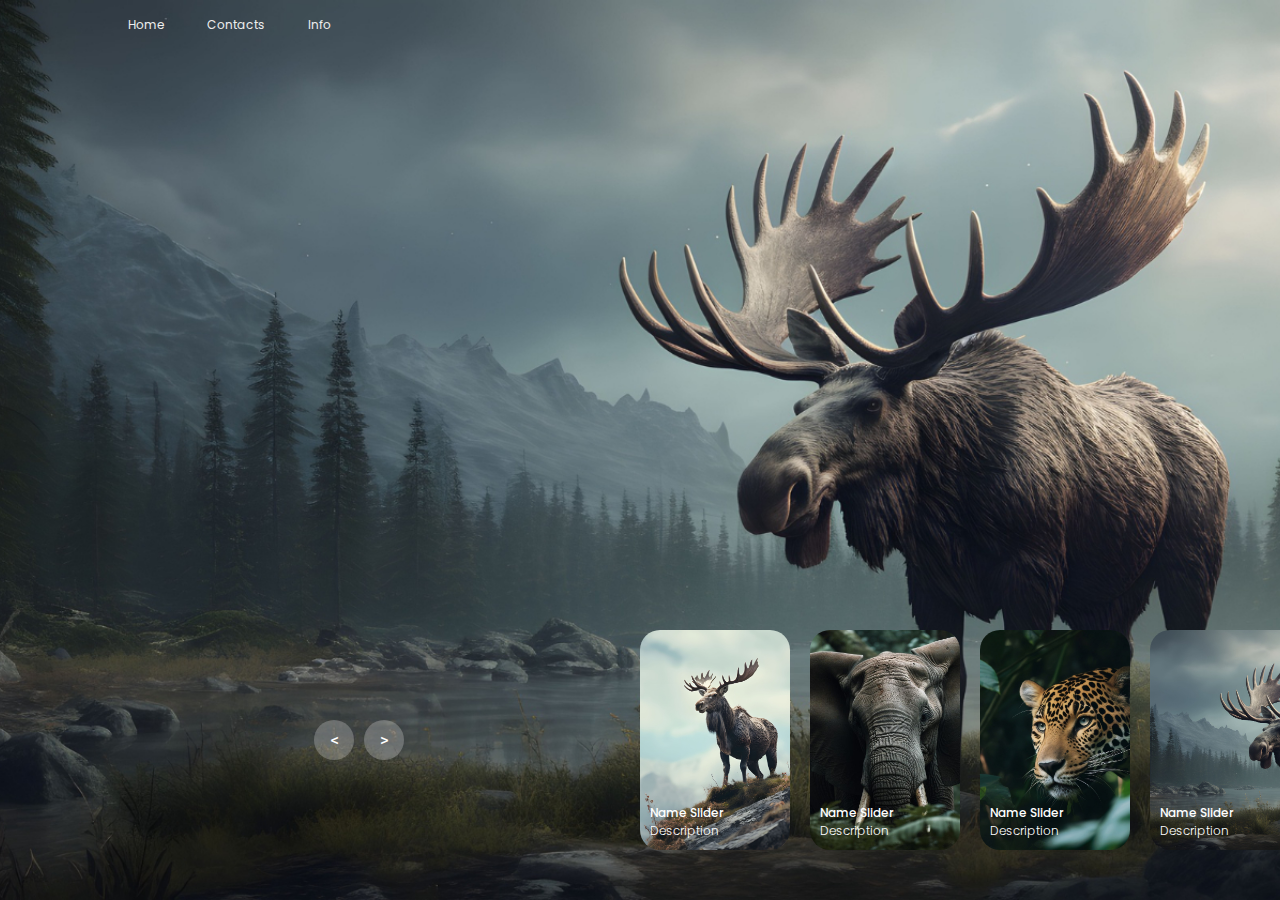
<file: Carousel-Animations/index.html>
<!DOCTYPE html>
<html lang="en">
<head>
    <meta charset="UTF-8">
    <meta name="viewport" content="width=device-width, initial-scale=1.0">
    <title>Document</title>
    <link rel="stylesheet" href="style.css">
</head>
<body>
    <header>
        <nav>
            <a href="">Home</a>
            <a href="">Contacts</a>
            <a href="">Info</a>
        </nav>
    </header>

    <!-- carousel -->
    <div class="carousel">
        <!-- list item -->
        <div class="list">
            <div class="item">
                <img src="image/img1.jpg">
                <div class="content">
                    <div class="author">LUNDEV</div>
                    <div class="title">DESIGN SLIDER</div>
                    <div class="topic">ANIMAL</div>
                    <div class="des">
                        <!-- lorem 50 -->
                        Lorem ipsum dolor, sit amet consectetur adipisicing elit. Ut sequi, rem magnam nesciunt minima placeat, itaque eum neque officiis unde, eaque optio ratione aliquid assumenda facere ab et quasi ducimus aut doloribus non numquam. Explicabo, laboriosam nisi reprehenderit tempora at laborum natus unde. Ut, exercitationem eum aperiam illo illum laudantium?
                    </div>
                    <div class="buttons">
                        <button>SEE MORE</button>
                        <button>SUBSCRIBE</button>
                    </div>
                </div>
            </div>
            <div class="item">
                <img src="image/img2.jpg">
                <div class="content">
                    <div class="author">LUNDEV</div>
                    <div class="title">DESIGN SLIDER</div>
                    <div class="topic">ANIMAL</div>
                    <div class="des">
                        Lorem ipsum dolor, sit amet consectetur adipisicing elit. Ut sequi, rem magnam nesciunt minima placeat, itaque eum neque officiis unde, eaque optio ratione aliquid assumenda facere ab et quasi ducimus aut doloribus non numquam. Explicabo, laboriosam nisi reprehenderit tempora at laborum natus unde. Ut, exercitationem eum aperiam illo illum laudantium?
                    </div>
                    <div class="buttons">
                        <button>SEE MORE</button>
                        <button>SUBSCRIBE</button>
                    </div>
                </div>
            </div>
            <div class="item">
                <img src="image/img3.jpg">
                <div class="content">
                    <div class="author">LUNDEV</div>
                    <div class="title">DESIGN SLIDER</div>
                    <div class="topic">ANIMAL</div>
                    <div class="des">
                        Lorem ipsum dolor, sit amet consectetur adipisicing elit. Ut sequi, rem magnam nesciunt minima placeat, itaque eum neque officiis unde, eaque optio ratione aliquid assumenda facere ab et quasi ducimus aut doloribus non numquam. Explicabo, laboriosam nisi reprehenderit tempora at laborum natus unde. Ut, exercitationem eum aperiam illo illum laudantium?
                    </div>
                    <div class="buttons">
                        <button>SEE MORE</button>
                        <button>SUBSCRIBE</button>
                    </div>
                </div>
            </div>
            <div class="item">
                <img src="image/img4.jpg">
                <div class="content">
                    <div class="author">LUNDEV</div>
                    <div class="title">DESIGN SLIDER</div>
                    <div class="topic">ANIMAL</div>
                    <div class="des">
                        Lorem ipsum dolor, sit amet consectetur adipisicing elit. Ut sequi, rem magnam nesciunt minima placeat, itaque eum neque officiis unde, eaque optio ratione aliquid assumenda facere ab et quasi ducimus aut doloribus non numquam. Explicabo, laboriosam nisi reprehenderit tempora at laborum natus unde. Ut, exercitationem eum aperiam illo illum laudantium?
                    </div>
                    <div class="buttons">
                        <button>SEE MORE</button>
                        <button>SUBSCRIBE</button>
                    </div>
                </div>
            </div>
        </div>
        <!-- list thumnail -->
        <div class="thumbnail">
            <div class="item">
                <img src="image/img1.jpg">
                <div class="content">
                    <div class="title">
                        Name Slider
                    </div>
                    <div class="description">
                        Description
                    </div>
                </div>
            </div>
            <div class="item">
                <img src="image/img2.jpg">
                <div class="content">
                    <div class="title">
                        Name Slider
                    </div>
                    <div class="description">
                        Description
                    </div>
                </div>
            </div>
            <div class="item">
                <img src="image/img3.jpg">
                <div class="content">
                    <div class="title">
                        Name Slider
                    </div>
                    <div class="description">
                        Description
                    </div>
                </div>
            </div>
            <div class="item">
                <img src="image/img4.jpg">
                <div class="content">
                    <div class="title">
                        Name Slider
                    </div>
                    <div class="description">
                        Description
                    </div>
                </div>
            </div>
        </div>
        <!-- next prev -->

        <div class="arrows">
            <button id="prev"><</button>
            <button id="next">></button>
        </div>
        <!-- time running -->
        <div class="time"></div>
    </div>

    <script src="app.js"></script>
</body>
</html>
</file>
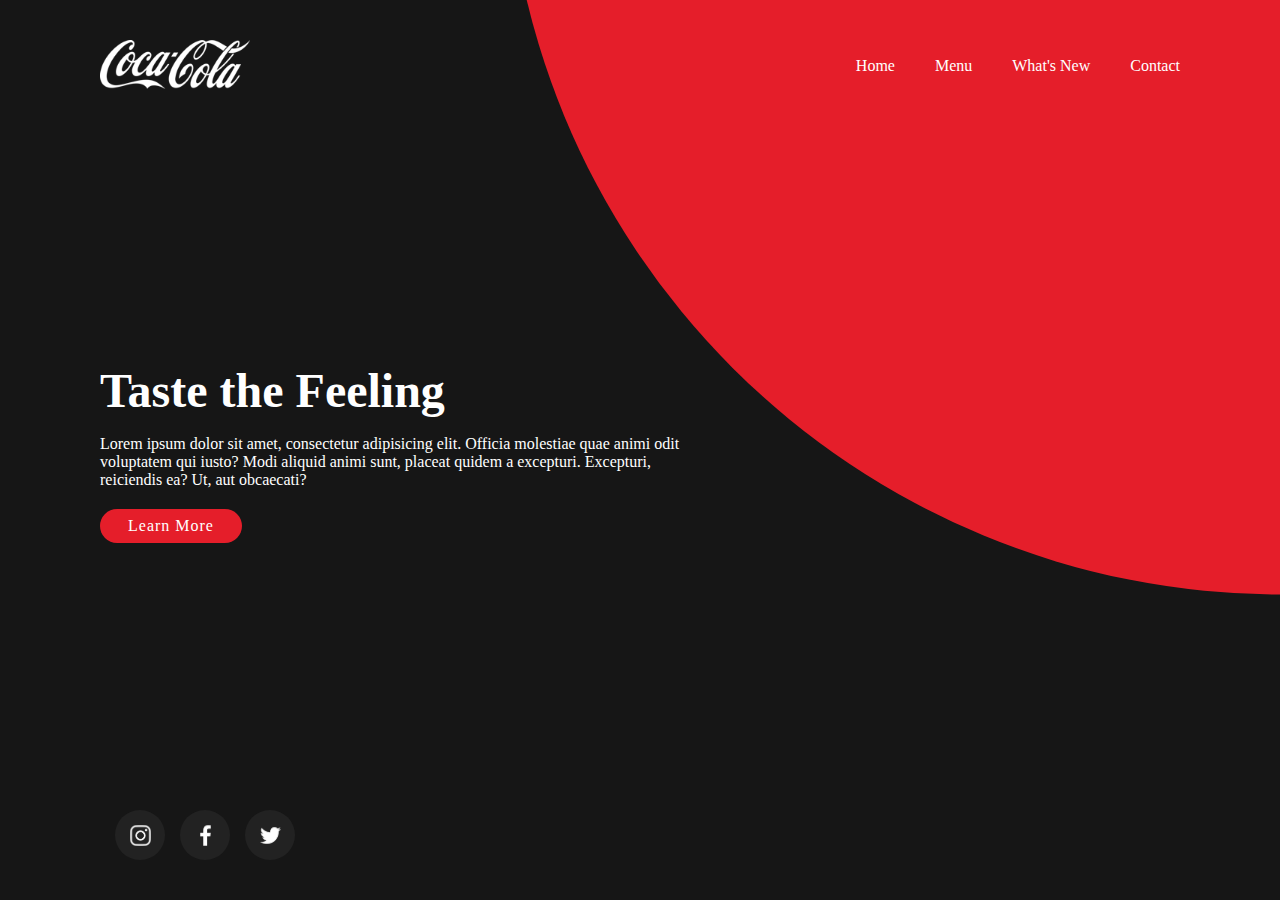
<file: Cocacola/index.html>
<!DOCTYPE html>
<html lang="en">
  <head>
    <meta charset="UTF-8" />
    <meta http-equiv="X-UA-Compatible" content="IE=edge" />
    <meta name="viewport" content="width=device-width, initial-scale=1.0" />
    <link
      rel="stylesheet"
      href="https://cdn.jsdelivr.net/npm/swiper@11/swiper-bundle.min.css"
    />
    <script src="https://cdn.jsdelivr.net/npm/swiper@11/swiper-bundle.min.js"></script>
    <link
      rel="stylesheet"
      href="https://cdn.jsdelivr.net/npm/swiper@11/swiper-bundle.min.css"
    />
    <link rel="stylesheet" href="style.css" />
    <title>cocacola</title>
  </head>

  <body>
    <section>
      <div class="circle"></div>
      <header>
        <a href="#"><img src="images/logo.png" class="logo" /></a>
        <ul class="navigation">
          <li><a href="#">Home</a></li>
          <li><a href="#">Menu</a></li>
          <li><a href="#">What's New</a></li>
          <li><a href="#">Contact</a></li>
        </ul>
      </header>
      <div class="content">
        <div class="textBox">
          <h2>Taste the Feeling</h2>
          <p>
            Lorem ipsum dolor sit amet, consectetur adipisicing elit. Officia
            molestiae quae animi odit voluptatem qui iusto? Modi aliquid animi
            sunt, placeat quidem a excepturi. Excepturi, reiciendis ea? Ut, aut
            obcaecati?
          </p>
          <a href="#">Learn More</a>
        </div>
      </div>
      <ul class="sci">
        <li>
          <a href="#"><img src="images/instagram.png" alt="" /></a>
        </li>
        <li>
          <a href="#"><img src="images/facebook.png" alt="" /></a>
        </li>
        <li>
          <a href="#"><img src="images/twitter.png" alt="" /></a>
        </li>
      </ul>
      <!-- <div class="swiper mySwiper">
        <div class="swiper-wrapper">
          <div class="swiper-slide">
            <img src="https://swiperjs.com/demos/images/nature-1.jpg" />
          </div>
          <div class="swiper-slide">
            <img src="https://swiperjs.com/demos/images/nature-2.jpg" />
          </div>
          <div class="swiper-slide">
            <img src="https://swiperjs.com/demos/images/nature-3.jpg" />
          </div>
          <div class="swiper-slide">
            <img src="https://swiperjs.com/demos/images/nature-4.jpg" />
          </div>
          <div class="swiper-slide">
            <img src="https://swiperjs.com/demos/images/nature-5.jpg" />
          </div>
          <div class="swiper-slide">
            <img src="https://swiperjs.com/demos/images/nature-6.jpg" />
          </div>
          <div class="swiper-slide">
            <img src="https://swiperjs.com/demos/images/nature-7.jpg" />
          </div>
          <div class="swiper-slide">
            <img src="https://swiperjs.com/demos/images/nature-8.jpg" />
          </div>
          <div class="swiper-slide">
            <img src="https://swiperjs.com/demos/images/nature-9.jpg" />
          </div>
        </div>
        <div class="swiper-pagination"></div>
      </div> -->
    </section>
    <script src="https://cdn.jsdelivr.net/npm/swiper@11/swiper-bundle.min.js"></script>

    <!-- Initialize Swiper -->
    <script>
      var swiper = new Swiper(".mySwiper", {
        effect: "coverflow",
        grabCursor: true,
        centeredSlides: true,
        slidesPerView: "auto",
        coverflowEffect: {
          rotate: 50,
          stretch: 0,
          depth: 100,
          modifier: 1,
          slideShadows: true,
        },
        pagination: {
          el: ".swiper-pagination",
        },
      });
    </script>
  </body>
</html>
</file>
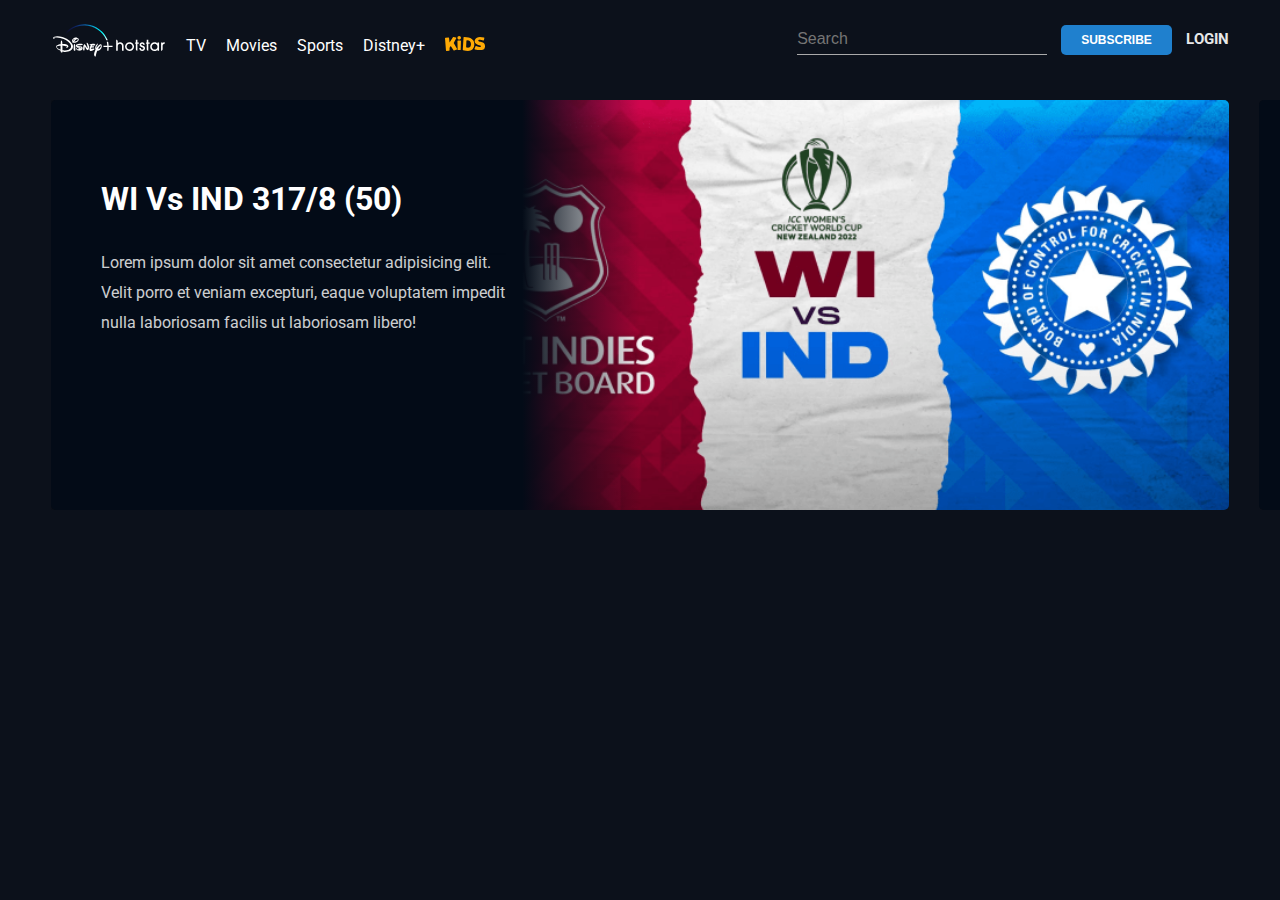
<file: Disney+ Hotstar-website-Clone/index.html>
<!DOCTYPE html>
<html lang="en">

<head>
    <meta charset="UTF-8">
    <meta http-equiv="X-UA-Compatible" content="IE=edge">
    <meta name="viewport" content="width=device-width, initial-scale=1.0">
    <title>Disney+ Hotstar</title>

    <!---sample or main css file---->
    <link rel="stylesheet" href="style.css">

    <!-----favi icon or icon show link-->
    <link rel="icon" type="image/png" href="images/logo.png">

</head>

<body>


    <nav class="navbar">
        <img src="images/images/disney-hotstar-logo-dark.svg" alt="" class="brand-logo">
        <ul class="nav-links">
            <li class="nav-items"><a href="#">TV</a></li>
            <li class="nav-items"><a href="#">Movies</a></li>
            <li class="nav-items"><a href="#">Sports</a></li>
            <li class="nav-items"><a href="#">Distney+</a></li>
            <li class="nav-items"><a href="#"><img src="images/images/kids.svg" alt="" class="kids-icon"></a></li>
        </ul>
        <div class="right-container">
            <input type="text" placeholder="search" class="search-box">
            <button class="sub-btn">Subscribe</button>
            <a href="#" class="login-link">login</a>
        </div>
    </nav>
    <!-- nav bar end -->

    <!-- carousel section start -->
    <div class="carousel-container">
        <div class="carousel">
            <!-- <div class="slider">
                <div class="slider-content">
                    <h1 class="movie-title">Rudra: The Edge of Darkness</h1>
                    <p class="movie-desc">Lorem ipsum dolor sit amet consectetur adipisicing elit. Dicta similique
                        praesentium dolores quas magnam obcaecati at error repellendus libero iure? Nesciunt sapiente
                        consequatur quisquam at id obcaecati hic in ipsa.</p>
                </div>
                <img src="images/images/slider 1.PNG" alt="slider">
            </div> -->
        </div>
    </div>
    <!---- js file-->
    <script src="slider-data.js"></script>
    <script src="app.js"></script>

</body>
</file>
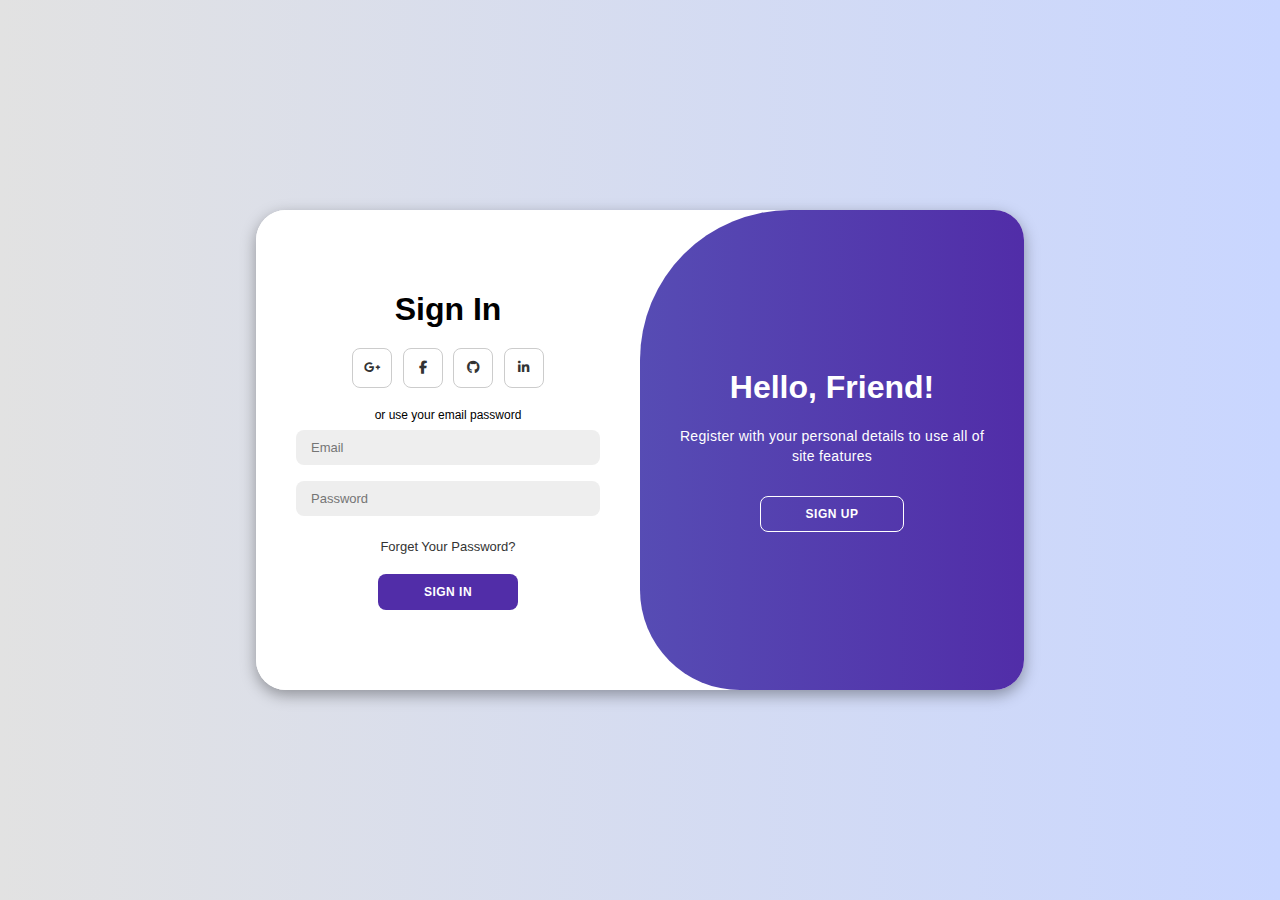
<file: Modern-Login-Signup/index.html>
<!DOCTYPE html>
<html lang="en">

<head>
    <meta charset="UTF-8" />
    <meta name="viewport" content="width=device-width, initial-scale=1.0" />
    <link rel="stylesheet" href="https://cdnjs.cloudflare.com/ajax/libs/font-awesome/6.4.2/css/all.min.css" />
    <link rel="stylesheet" href="Styles.css" />
    <title>Modern Login Page</title>
</head>

<body>
    <div class="container" id="container">
        <div class="form-container sign-up">
            <form>
                <h1>Create Account</h1>
                <div class="social-icons">
                    <a href="#" class="icon"><i class="fa-brands fa-google-plus-g"></i></a>
                    <a href="#" class="icon"><i class="fa-brands fa-facebook-f"></i></a>
                    <a href="#" class="icon"><i class="fa-brands fa-github"></i></a>
                    <a href="#" class="icon"><i class="fa-brands fa-linkedin-in"></i></a>
                </div>
                <span>or use your email for registration</span>
                <input type="text" placeholder="Name" />
                <input type="email" placeholder="Email" />
                <input type="password" placeholder="Password" />
                <button>Sign Up</button>
            </form>
        </div>
        <div class="form-container sign-in">
            <form>
                <h1>Sign In</h1>
                <div class="social-icons">
                    <a href="#" class="icon"><i class="fa-brands fa-google-plus-g"></i></a>
                    <a href="#" class="icon"><i class="fa-brands fa-facebook-f"></i></a>
                    <a href="#" class="icon"><i class="fa-brands fa-github"></i></a>
                    <a href="#" class="icon"><i class="fa-brands fa-linkedin-in"></i></a>
                </div>
                <span>or use your email password</span>
                <input type="email" placeholder="Email" />
                <input type="password" placeholder="Password" />
                <a href="#">Forget Your Password?</a>
                <button>Sign In</button>
            </form>
        </div>
        <div class="toggle-container">
            <div class="toggle">
                <div class="toggle-panel toggle-left">
                    <h1>Welcome Back!</h1>
                    <p>Enter your personal details to use all of site features</p>
                    <button class="hidden" id="login">Sign In</button>
                </div>
                <div class="toggle-panel toggle-right">
                    <h1>Hello, Friend!</h1>
                    <p>
                        Register with your personal details to use all of site features
                    </p>
                    <button class="hidden" id="register">Sign Up</button>
                </div>
            </div>
        </div>
    </div>

    <!-- Javascript -->
    <script src="Script.js"></script>
</body>

</html>
</file>
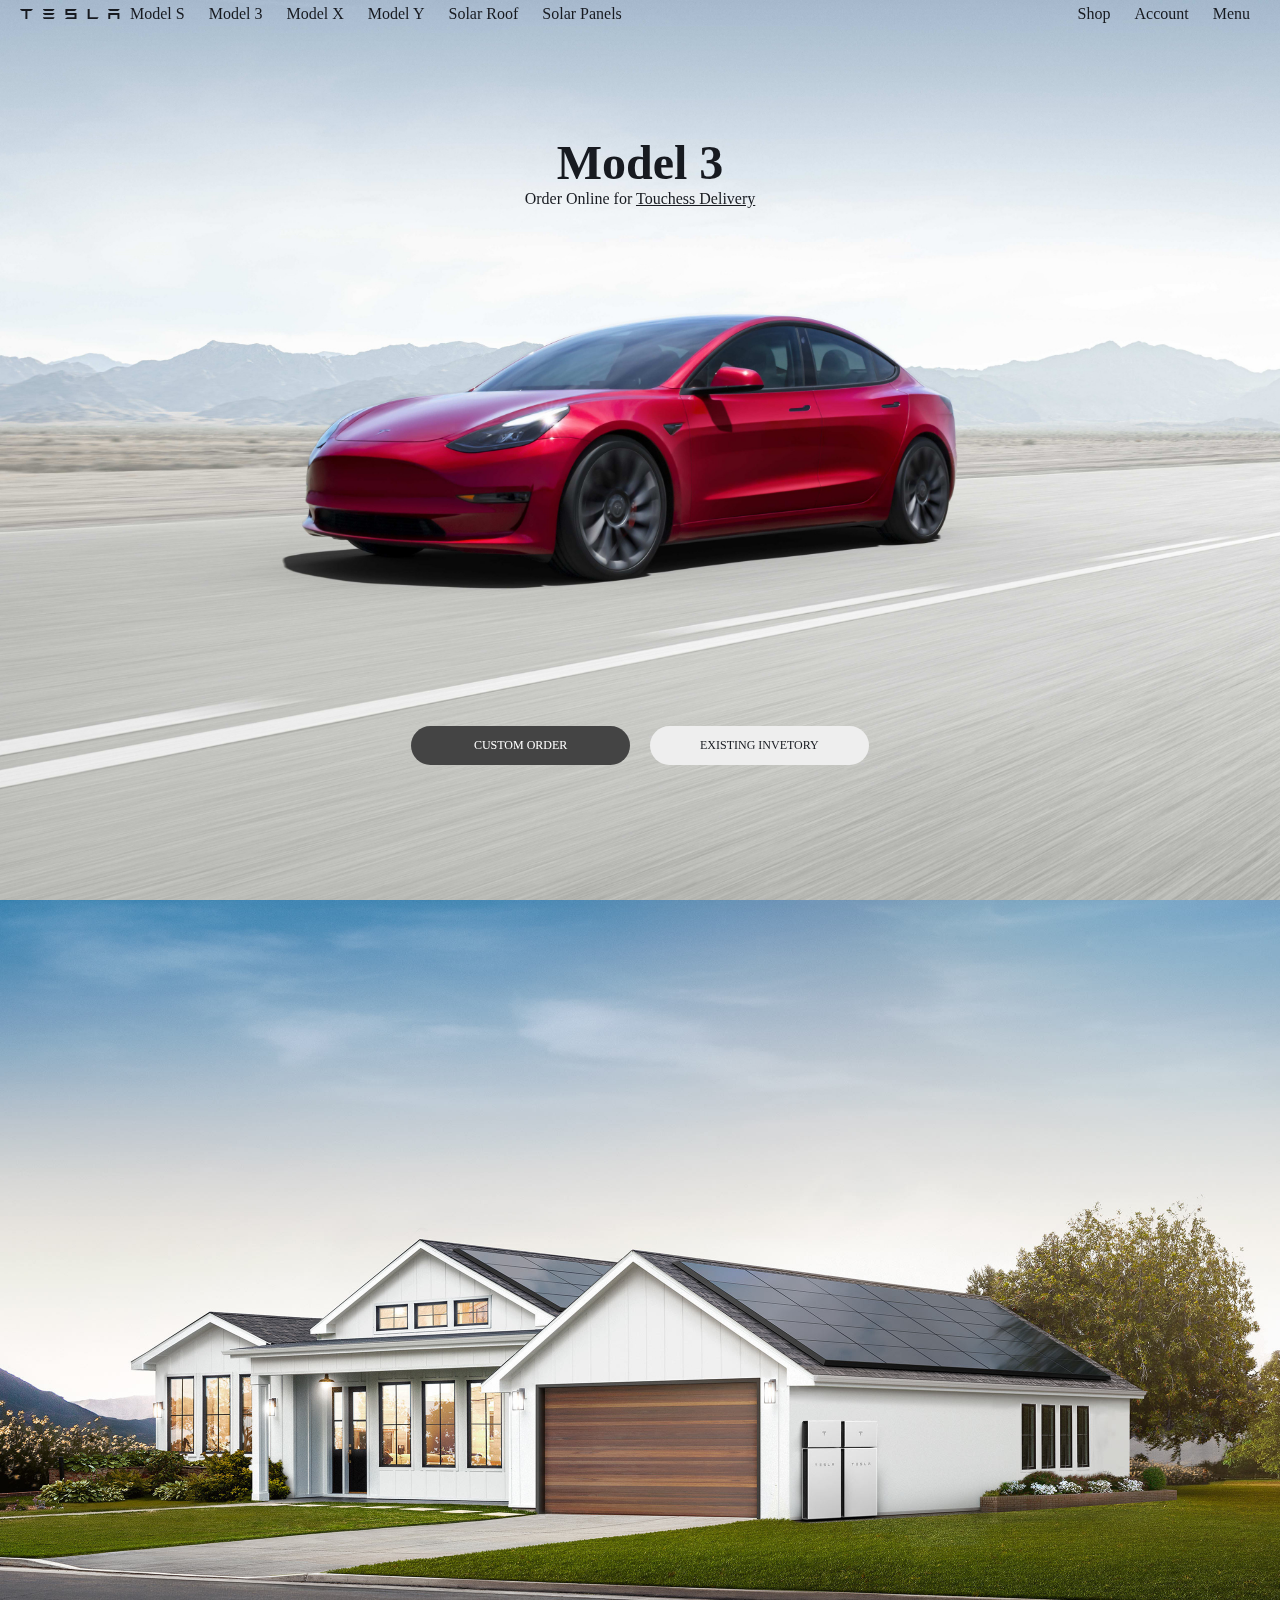
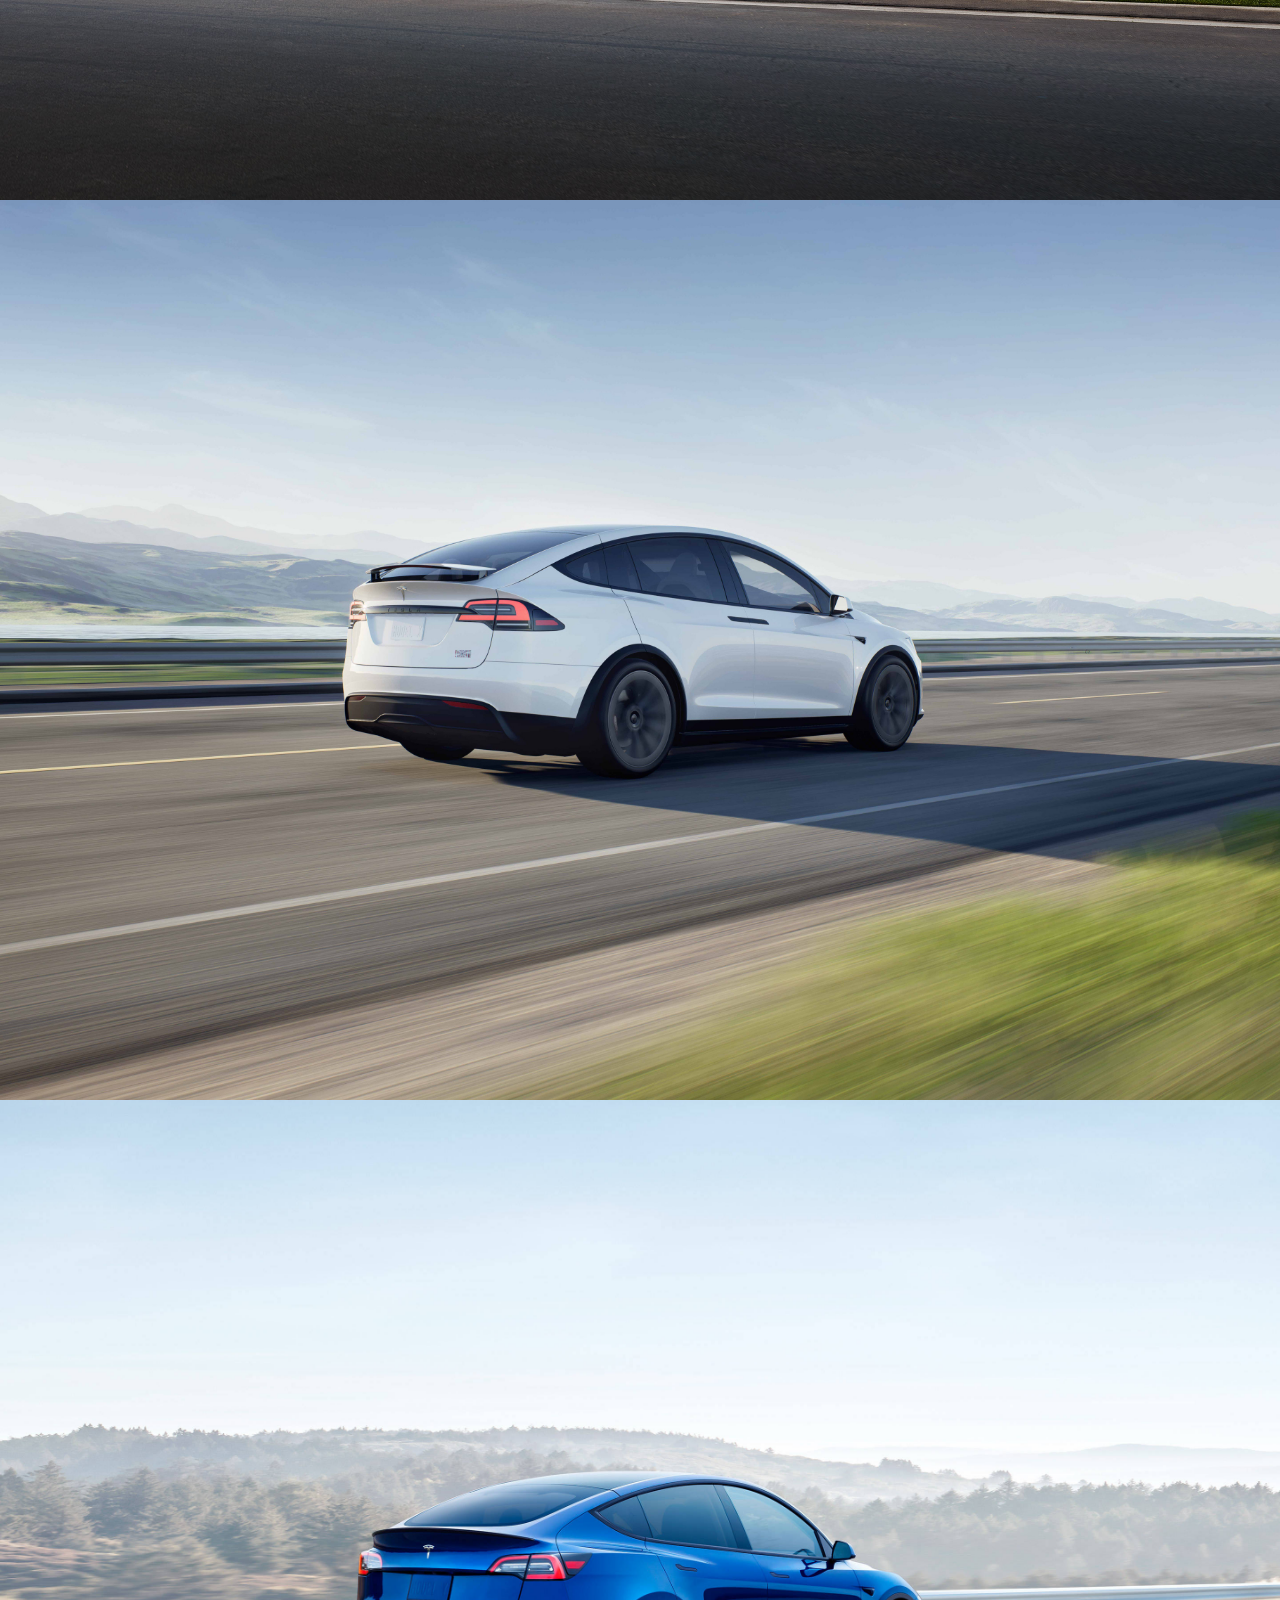
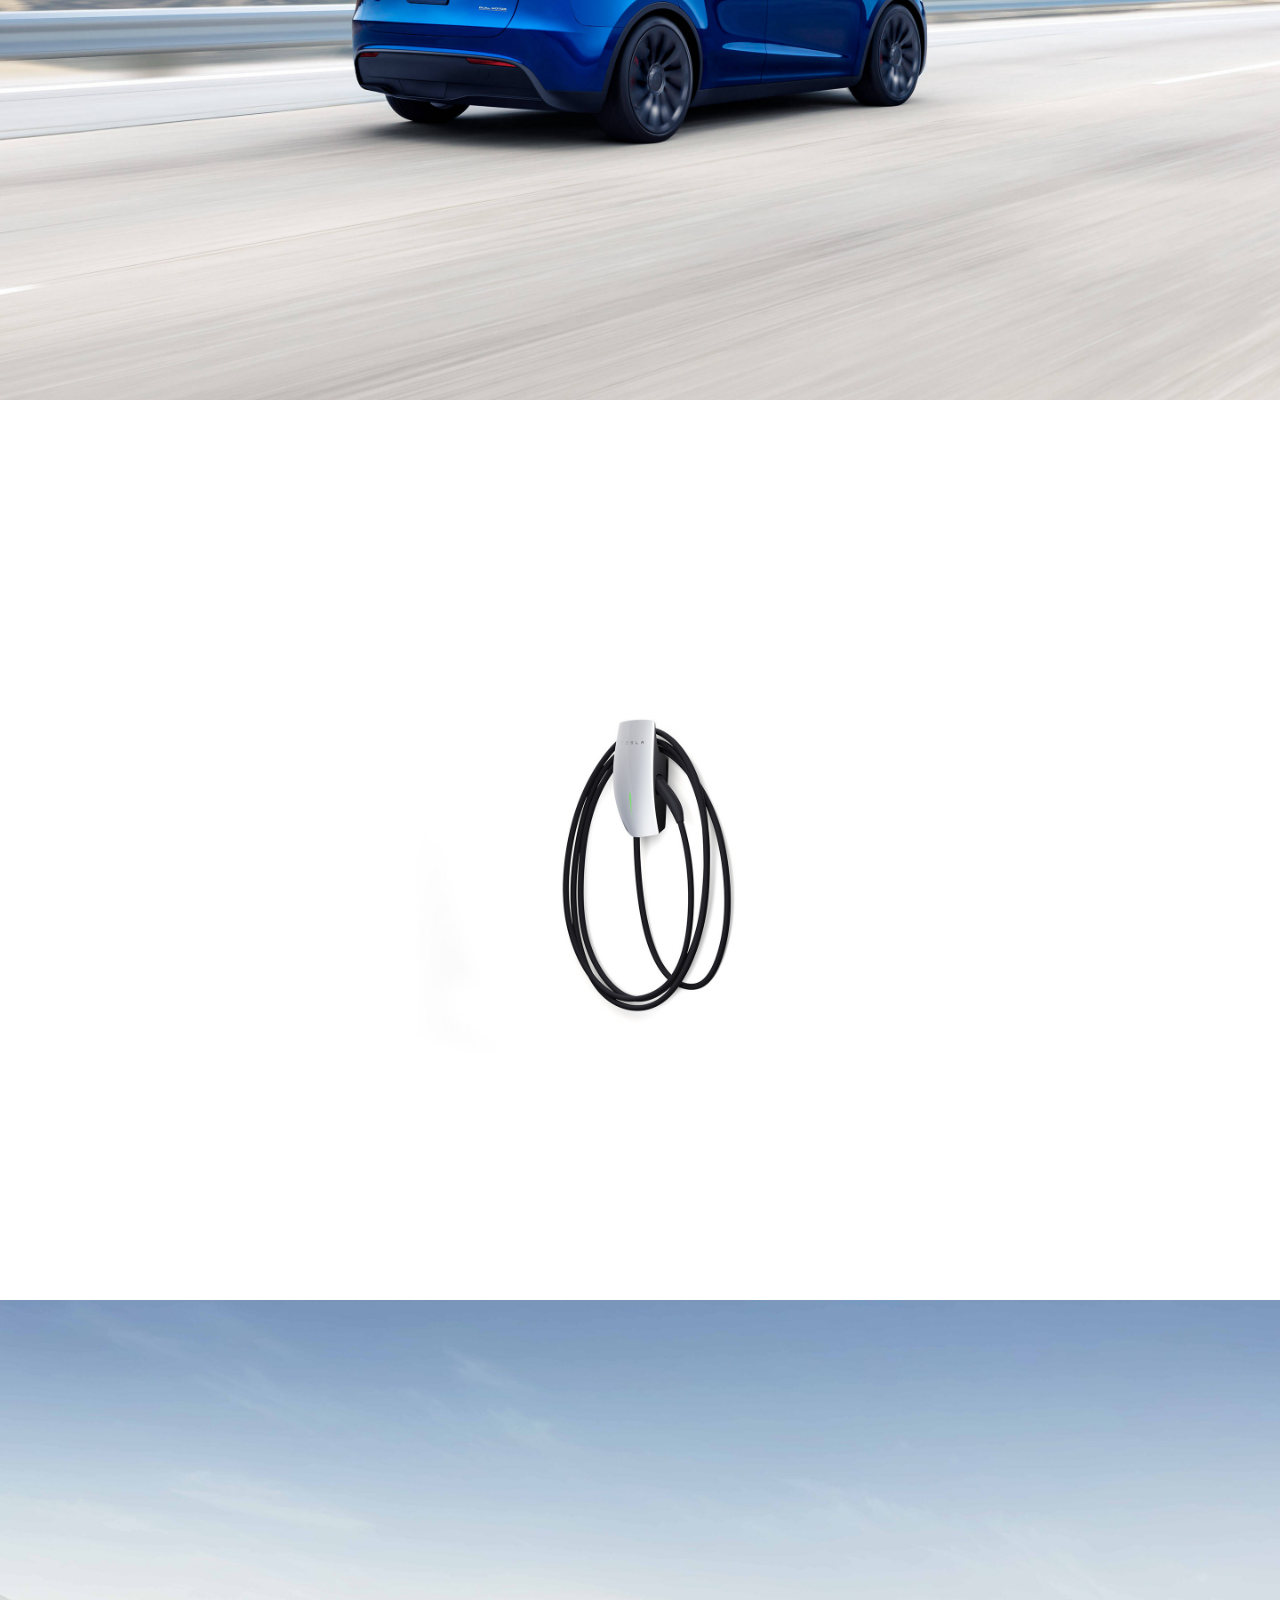
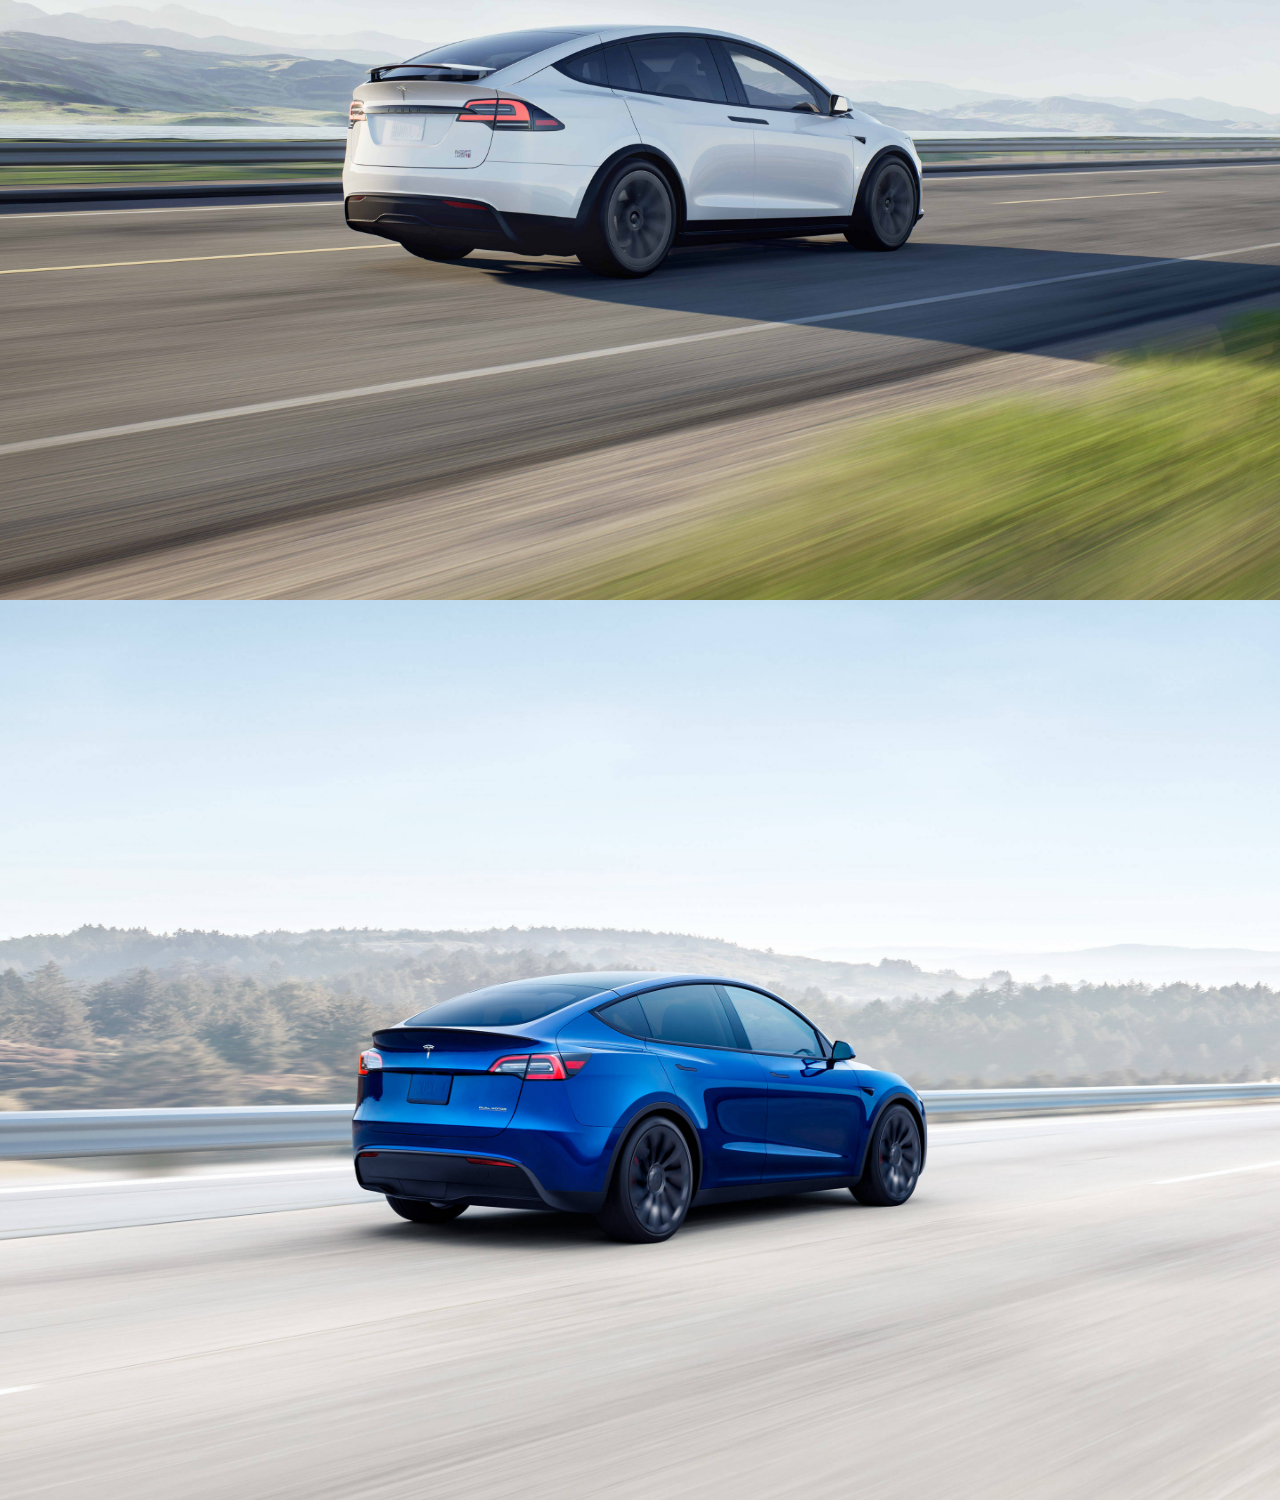
<file: Tesla-Website/index.html>
<!DOCTYPE html>
<html lang="en">

<head>
    <meta charset="UTF-8">
    <meta http-equiv="X-UA-Compatible" content="IE=edge">
    <meta name="viewport" content="width=device-width, initial-scale=1.0">
    <Link rel="stylesheet" href="style.css">
    <title>Electric Cars, Solar & Clean Energy | Tesla</title>
</head>

<body>
    <header>
        <a href="" class="logo">
            <svg class="tds-icon tds-icon-logo-wordmark tds-site-logo-icon" viewBox="0 0 342 35"
                xmlns="http://www.w3.org/2000/svg">
                <path
                    d="M0 .1a9.7 9.7 0 007 7h11l.5.1v27.6h6.8V7.3L26 7h11a9.8 9.8 0 007-7H0zm238.6 0h-6.8v34.8H263a9.7 9.7 0 006-6.8h-30.3V0zm-52.3 6.8c3.6-1 6.6-3.8 7.4-6.9l-38.1.1v20.6h31.1v7.2h-24.4a13.6 13.6 0 00-8.7 7h39.9v-21h-31.2v-7h24zm116.2 28h6.7v-14h24.6v14h6.7v-21h-38zM85.3 7h26a9.6 9.6 0 007.1-7H78.3a9.6 9.6 0 007 7zm0 13.8h26a9.6 9.6 0 007.1-7H78.3a9.6 9.6 0 007 7zm0 14.1h26a9.6 9.6 0 007.1-7H78.3a9.6 9.6 0 007 7zM308.5 7h26a9.6 9.6 0 007-7h-40a9.6 9.6 0 007 7z"
                    fill="currentColor"></path>
            </svg>
        </a>
        <nav class="center-desktop">
            <a href="">Model S</a>
            <a href="">Model 3</a>
            <a href="">Model X</a>
            <a href="">Model Y</a>
            <a href="">Solar Roof</a>
            <a href="">Solar Panels</a>
        </nav>
        <nav class="right">
            <a href="" class="desktop">Shop</a>
            <a href="" class="desktop">Account</a>
            <a href="" id="menuBtn">Menu</a>
        </nav>
    </header>
    <div id="backdrop"></div>
    <aside id="aside-menu">
        <button class="close" id="closeBtn">&times;</button>
        <a href="">Model S</a>
        <a href="">Model S</a>
        <a href="">Model S</a>
        <a href="">Model S</a>
        <a href="">Model S</a>
        <a href="">Model S</a>
        <a href="">Model S</a>
        <a href="">Model S</a>
        <a href="">Model S</a>
        <a href="">Model S</a>
        <a href="">Model S</a>
        <a href="">Model S</a>
        <a href="">Model S</a>
        <a href="">Model S</a>
        <a href="">Model S</a>
        <a href="">Model S</a>
        <a href="">Model S</a>
        <a href="">Model S</a>
        <a href="">Model S</a>

    </aside>
    <section style="background-image: url('Images/tesla-2.jpeg')" class="active">
        <div class="content">
            <h1>Model 3</h1>
            <p>Order Online for <a href="">Touchess Delivery</a></p>
            <div class="buttons">
                <a href="">Custom order</a>
                <a href="">existing invetory</a>
            </div>
        </div>
    </section>
    <section style="background-image: url('Images/tesla-1.jpeg')">
        <div class="content">
            <h1>Model 3</h1>
            <p>Order Online for <a href="">Touchess Delivery</a></p>
            <div class="buttons">
                <a href="">Custom order</a>
                <a href="">existing invetory</a>
            </div>
        </div>
    </section>
    <section style="background-image: url('Images/tesla-3.jpeg')">
        <div class="content">
            <h1>Model 3</h1>
            <p>Order Online for <a href="">Touchess Delivery</a></p>
            <div class="buttons">
                <a href="">Custom order</a>
                <a href="">existing invetory</a>
            </div>
        </div>
    </section>
    <section style="background-image: url('Images/tesla-4.jpeg')">
        <div class="content">
            <h1>Model 3</h1>
            <p>Order Online for <a href="">Touchess Delivery</a></p>
            <div class="buttons">
                <a href="">Custom order</a>
                <a href="">existing invetory</a>
            </div>
        </div>
    </section>
    <section style="background-image: url('Images/tesla-5.jpeg')">
        <div class="content">
            <h1>Model 3</h1>
            <p>Order Online for <a href="">Touchess Delivery</a></p>
            <div class="buttons">
                <a href="">Custom order</a>
                <a href="">existing invetory</a>
            </div>
        </div>
    </section>
    <section style="background-image: url('Images/tesla-3.jpeg')">
        <div class="content">
            <h1>Model 3</h1>
            <p>Order Online for <a href="">Touchess Delivery</a></p>
            <div class="buttons">
                <a href="">Custom order</a>
                <a href="">existing invetory</a>
            </div>
        </div>
    </section>
    <section style="background-image: url('Images/tesla-4.jpeg')">
        <div class="content">
            <h1>Model 3</h1>
            <p>Order Online for <a href="">Touchess Delivery</a></p>
            <div class="buttons">
                <a href="">Custom order</a>
                <a href="">existing invetory</a>
            </div>
        </div>
    </section>
    <script src="nav.js">
    </script>
    <script src="scroll.js">
    </script>
</body>

</html>
</file>
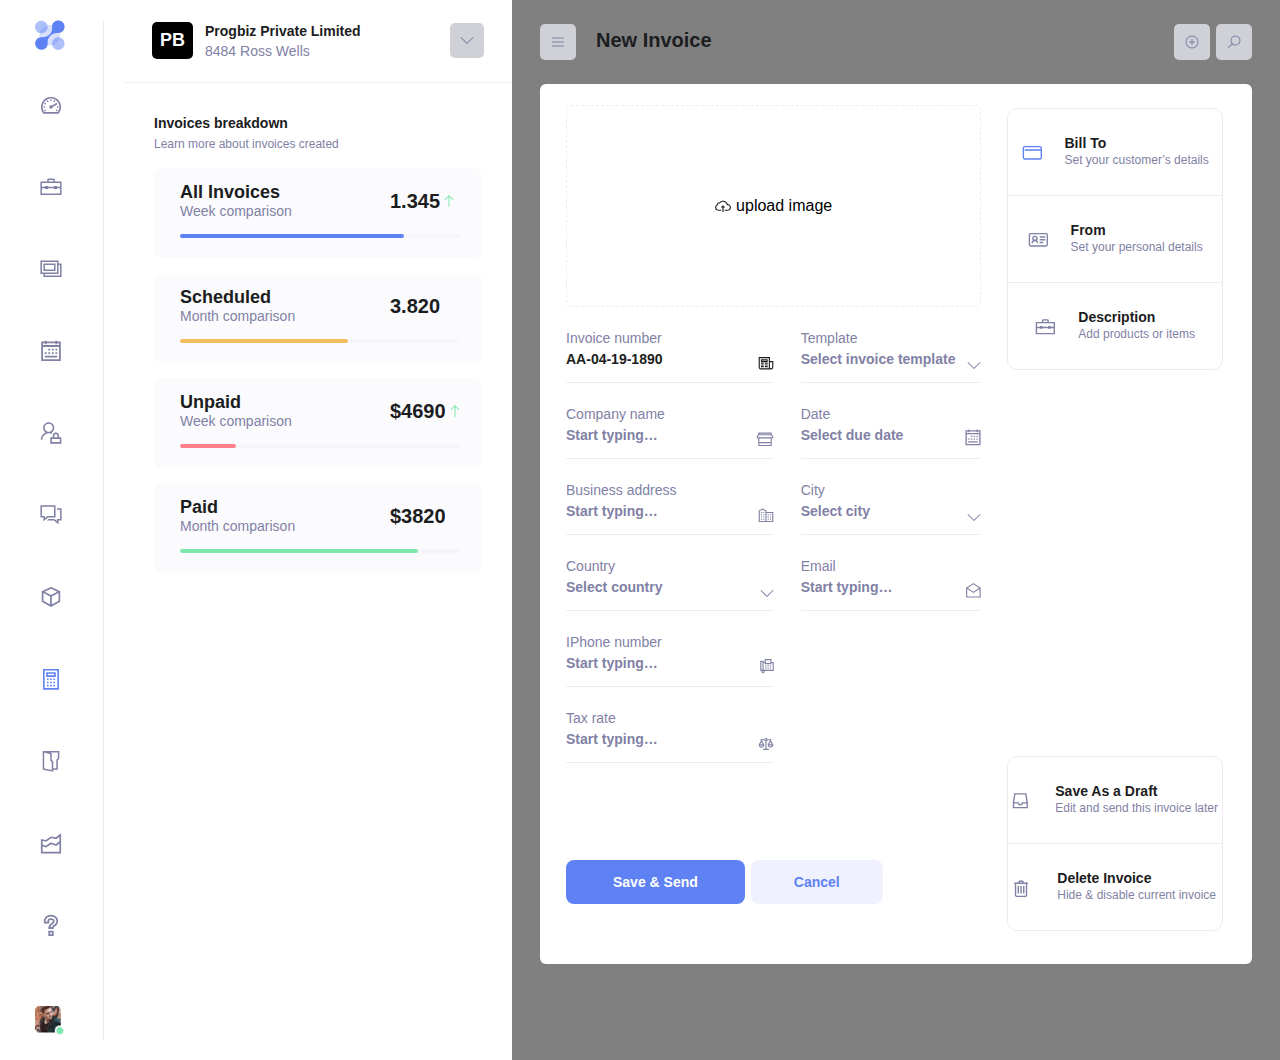
<file: Test-Progbiz/index.html>
<!DOCTYPE html>
<html lang="en">

<head>
    <meta charset="UTF-8" />
    <meta name="viewport" content="width=device-width, initial-scale=1.0" />
    <title>Admin Dashboard</title>
    <link rel="stylesheet" href="styles.css" />
</head>

<body>
    <div class="container">
        <div class="sidebar">
            <div class="logo">
                <img src="./assets/Logo.svg" alt="Logo" />
            </div>
            <ul class="links">
                <li>
                    <a href="#"><img class="sideImage" src="./assets/Meter.svg" alt="meter" /></a>
                </li>
                <li>
                    <a href="#"><img class="sideImage" src="./assets/Cart.svg" alt="cart" /></a>
                </li>
                <li>
                    <a href="#"><img class="sideImage" src="./assets/Delink.svg" alt="Delink" /></a>
                </li>
                <li>
                    <a href="#"><img class="sideImage" src="./assets/Calender.svg" alt="Calender" /></a>
                </li>
                <li>
                    <a href="#"><img class="sideImage" src="./assets/Privacy.svg" alt="Privacy" /></a>
                </li>
                <li>
                    <a href="#"><img class="sideImage" src="./assets/Message.svg" alt="Message" /></a>
                </li>
                <li>
                    <a href="#"><img class="sideImage" src="./assets/Visual.svg" alt="Visual" /></a>
                </li>
                <li>
                    <a href="#"><img class="sideImage" src="./assets/Calculator.svg" alt="" /></a>
                </li>
                <li>
                    <a href="#"><img class="sideImage" src="./assets/files.svg" alt="" /></a>
                </li>
                <li>
                    <a href="#"><img src="./assets/Chart.svg" alt="" /></a>
                </li>
                <li>
                    <a href="#"><img src="./assets/ico.svg" alt="" /></a>
                </li>
            </ul>
            <div class="profileImage">
                <a href="#"><img src="./assets/User Pic.png" alt="" class="image" /></a>
            </div>
        </div>
        <div class="wrapper">
            <div class="contentWrapper">
                <div class="wrapperContainer">
                    <div class="companyLogo">
                        <button type="button">PB</button>
                        <div class="contents">
                            <div class="companyName">Progbiz Private Limited</div>
                            <div class="address">8484 Ross Wells</div>
                        </div>
                    </div>
                    <button type="button" class="downArrow">
                        <img src="./assets/DownArrow.svg" alt="DownArrow" />
                    </button>
                </div>
            </div>
            <div class="progressContainer">
                <div class="contentHeader">
                    <div class="invoices">Invoices breakdown</div>
                    <div class="description">Learn more about invoices created</div>
                </div>
                <div class="progressWrapper">
                    <div class="cardContents">
                        <div class="cardContainer">
                            <div class="contents">
                                <h4>All Invoices</h4>
                                <p>Week comparison</p>
                            </div>
                            <div class="rate">
                                <span>1.345</span>
                                <img src="./assets/ArrowUp.svg" alt="arrow" />
                            </div>
                        </div>
                        <div class="progressWrapper">
                            <div class="progress-container">
                                <div id="progress-bar" class="progress-bar"
                                    style="background-color: #5e81f4; width: 80%"></div>
                            </div>
                        </div>
                    </div>
                </div>
                <div class="progressWrapper">
                    <div class="cardContents">
                        <div class="cardContainer">
                            <div class="contents">
                                <h4>Scheduled</h4>
                                <p>Month comparison</p>
                            </div>
                            <div class="rate">
                                <span>3.820</span>
                            </div>
                        </div>
                        <div class="progressWrapper">
                            <div class="progress-container">
                                <div id="progress-bar" class="progress-bar"
                                    style="background-color: #f4be5e; width: 60%"></div>
                            </div>
                        </div>
                    </div>
                </div>
                <div class="progressWrapper">
                    <div class="cardContents">
                        <div class="cardContainer">
                            <div class="contents">
                                <h4>Unpaid</h4>
                                <p>Week comparison</p>
                            </div>
                            <div class="rate">
                                <span>$4690</span>
                                <img src="./assets/ArrowUp.svg" alt="arrow" />
                            </div>
                        </div>
                        <div class="progressWrapper">
                            <div class="progress-container">
                                <div id="progress-bar" class="progress-bar"
                                    style="background-color: #ff808b; width: 20%"></div>
                            </div>
                        </div>
                    </div>
                </div>
                <div class="progressWrapper">
                    <div class="cardContents">
                        <div class="cardContainer">
                            <div class="contents">
                                <h4>Paid</h4>
                                <p>Month comparison</p>
                            </div>
                            <div class="rate">
                                <span>$3820</span>
                            </div>
                        </div>
                        <div class="progressWrapper">
                            <div class="progress-container">
                                <div id="progress-bar" class="progress-bar"
                                    style="background-color: #7ce7ac; width: 85%"></div>
                            </div>
                        </div>
                    </div>
                </div>
            </div>
        </div>
        <div class="invoiceContainer">
            <div class="headerWrapper">
                <div class="leftSection">
                    <div class="svgBg">
                        <img src="assets/Hamburger.svg" alt="hamburger" />
                    </div>
                    <span>New Invoice</span>
                </div>
                <div class="headerItems">
                    <div class="svgBg">
                        <img src="assets/Add.svg" alt="add" />
                    </div>
                    <div class="svgBg">
                        <img src="assets/search.svg" alt="search" />
                    </div>
                </div>
            </div>
            <div class="mainContainer">
                <div class="invoiceWrapper">
                    <div class="uploadContainer">
                        <img src="assets/Upload.svg" alt="upload" />
                        <span>upload image</span>
                    </div>
                    <div class="invoiceMainCardSection">
                        <div class="invoiceContainerCardsLeft" style="width: 50%">
                            <div>
                                <div class="invoiceUnit">
                                    <div>
                                        <div class="header">Invoice number</div>
                                        <div class="invoiceNumber">AA-04-19-1890</div>
                                    </div>
                                    <img src="assets/InvoiceNumber.svg" alt="" />
                                </div>
                            </div>
                            <div>
                                <div class="invoiceUnit">
                                    <div>
                                        <div class="header">Company name</div>
                                        <div class="startType">Start typing…</div>
                                    </div>
                                    <img src="assets/CompanyName.svg" alt="" />
                                </div>
                            </div>
                            <div>
                                <div class="invoiceUnit">
                                    <div>
                                        <div class="header">Business address</div>
                                        <div class="startType">Start typing…</div>
                                    </div>
                                    <img src="assets/Address.svg" alt="" />
                                </div>
                            </div>
                            <div>
                                <div class="invoiceUnit">
                                    <div>
                                        <div class="header">Country</div>
                                        <div class="startType">Select country</div>
                                    </div>
                                    <img src="assets/DownArrow.svg" alt="" />
                                </div>
                            </div>
                            <div>
                                <div class="invoiceUnit">
                                    <div>
                                        <div class="header">IPhone number</div>
                                        <div class="startType">Start typing…</div>
                                    </div>
                                    <img src="assets/Phone.svg" alt="" />
                                </div>
                            </div>
                            <div>
                                <div class="invoiceUnit">
                                    <div>
                                        <div class="header">Tax rate</div>
                                        <div class="startType">Start typing…</div>
                                    </div>
                                    <img src="assets/Tax.svg" alt="" />
                                </div>
                            </div>
                            <div class="buttonWrapper">
                                <button type="button" class="saveButton">Save & Send</button>
                                <button type="button" class="cancelButton">Cancel</button>
                            </div>
                        </div>
                        <div class="invoiceContainerCardsRight" style="width: 50%">
                            <div>
                                <div class="invoiceUnit">
                                    <div>
                                        <div class="header">Template</div>
                                        <div class="startType">Select invoice template</div>
                                    </div>
                                    <img src="assets/DownArrow.svg" alt="" />
                                </div>
                            </div>
                            <div>
                                <div class="invoiceUnit">
                                    <div>
                                        <div class="header">Date</div>
                                        <div class="startType">Select due date</div>
                                    </div>
                                    <img src="assets/Calender.svg" alt="" />
                                </div>
                            </div>
                            <div>
                                <div class="invoiceUnit">
                                    <div>
                                        <div class="header">City</div>
                                        <div class="startType">Select city</div>
                                    </div>
                                    <img src="assets/DownArrow.svg" alt="" />
                                </div>
                            </div>
                            <div>
                                <div class="invoiceUnit">
                                    <div>
                                        <div class="header">Email</div>
                                        <div class="startType">Start typing…</div>
                                    </div>
                                    <img src="assets/Mail.svg" alt="" />
                                </div>
                            </div>
                        </div>
                    </div>
                </div>
                <div class="aboutSection">
                    <div class="endSection">
                        <div class="cardDetailsWrapper">
                            <div class="image">
                                <img src="assets/Bill.svg" alt="bill" />
                            </div>
                            <div class="detailsTexts">
                                <div class="endHeader">Bill To</div>
                                <div class="description">Set your customer’s details</div>
                            </div>
                        </div>
                        <div class="cardDetailsWrapper">
                            <div class="image">
                                <img src="assets/Form.svg" alt="form" />
                            </div>
                            <div class="detailsTexts">
                                <div class="endHeader">From</div>
                                <div class="description">Set your personal details</div>
                            </div>
                        </div>
                        <div class="cardDetailsWrapperEnd">
                            <div class="image">
                                <img src="assets/Description.svg" alt="description" />
                            </div>
                            <div class="detailsTexts">
                                <div class="endHeader">Description</div>
                                <div class="description">Add products or items</div>
                            </div>
                        </div>
                    </div>
                    <div class="bottomCardWrapper">
                        <div class="bottomSection">
                            <div class="cardDetailsWrapper">
                                <div class="image">
                                    <img src="assets/Draft.svg" alt="draft" />
                                </div>
                                <div class="detailsTexts">
                                    <div class="endHeader">Save As a Draft</div>
                                    <div class="description">Edit and send this invoice later</div>
                                </div>
                            </div>
                            <div class="cardDetailsWrapperEnd">
                                <div class="image">
                                    <img src="assets/delete.svg" alt="delete" />
                                </div>
                                <div class="detailsTexts">
                                    <div class="endHeader">Delete Invoice</div>
                                    <div class="description">Hide & disable current invoice</div>
                                </div>
                            </div>
                        </div>
                    </div>
                </div>
            </div>
        </div>
    </div>
</body>

</html>
</file>
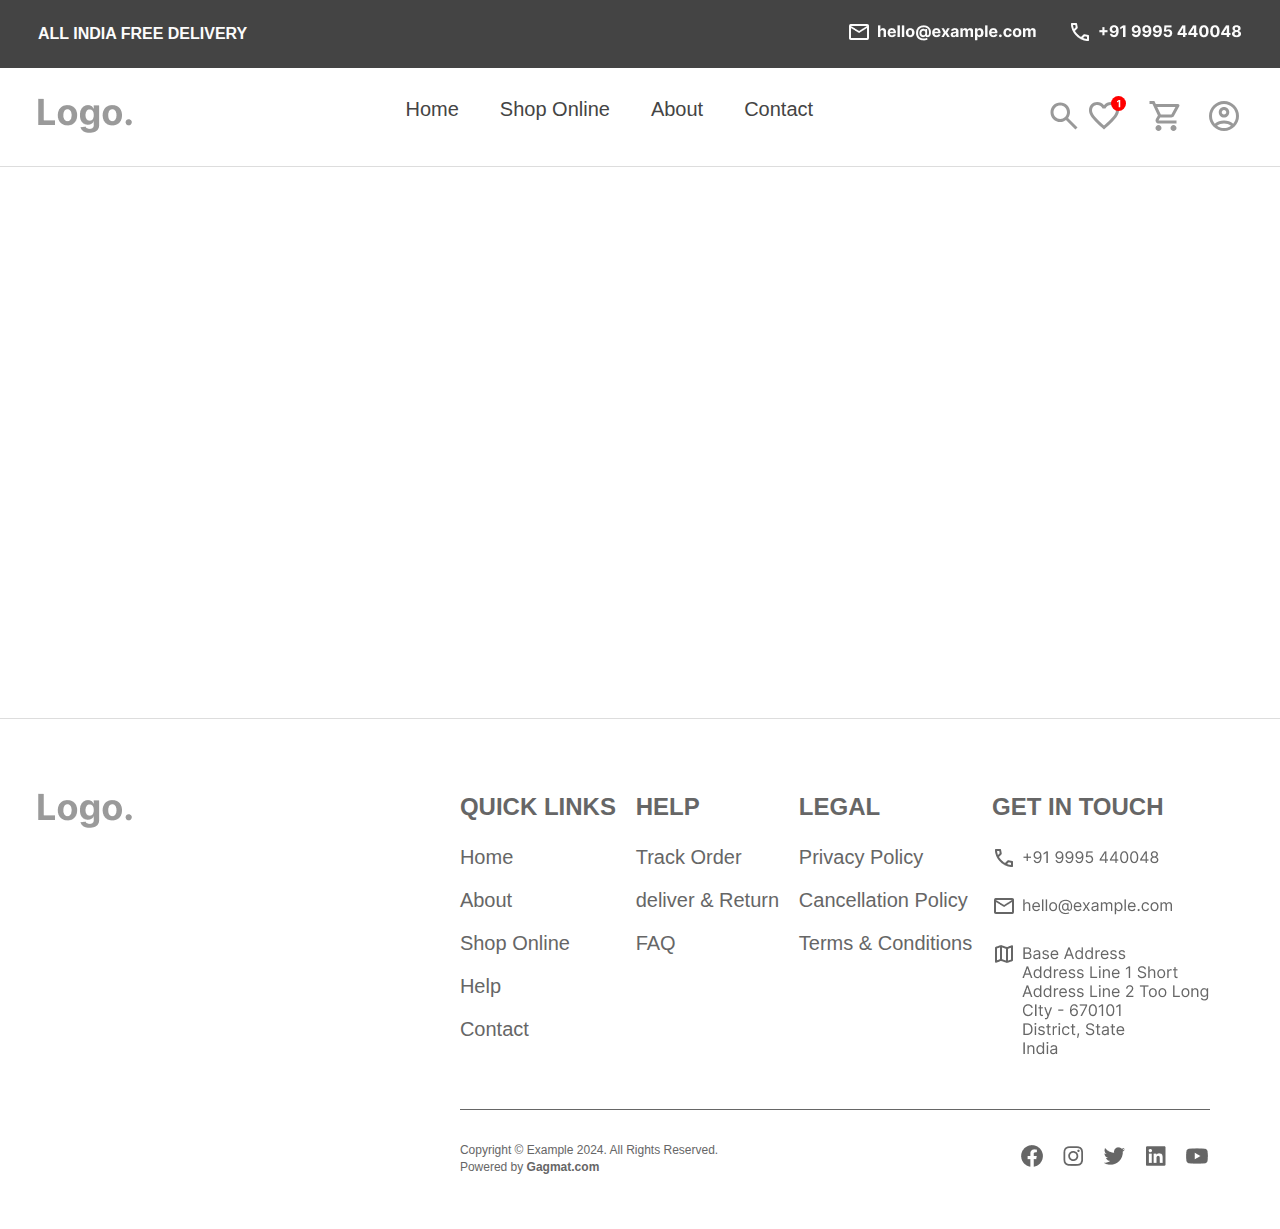
<file: Ui-Test/index.html>
<!DOCTYPE html>
<html lang="en">
  <head>
    <meta charset="UTF-8" />
    <meta name="viewport" content="width=device-width, initial-scale=1.0" />
    <link rel="stylesheet" href="styles.css" />
    <title>Test Design</title>
  </head>
  <body>
    <div class="top-header">
      <h2>ALL INDIA FREE DELIVERY</h2>
      <ul class="navigation-header">
        <a href="#"><img src="assets/Mail.png" alt="mail" class="logo" /></a>
        <a href="#"><img src="assets/Call.png" alt="phone" class="logo" /></a>
      </ul>
    </div>
    <section>
      <header>
        <div class="toggle-logo-wrapper">
          <a href="#"><img src="assets/Toggle.png" alt="hamburger" /></a>
        </div>
        <div>
          <a href="#"><img src="assets/Logo..png" alt="headerLogo" /></a>
        </div>
        <ul class="navigation">
          <li><a href="#">Home</a></li>
          <li><a href="#">Shop Online</a></li>
          <li><a href="#">About</a></li>
          <li><a href="#">Contact</a></li>
        </ul>
        <div class="header-tools">
          <a href="#"
            ><img src="assets/Search.svg" alt="search" class="search"
          /></a>
          <a href="#"
            ><img src="assets/HeaderTools.svg" alt="tools" class="tools"
          /></a>
        </div>
      </header>
      <footer>
        <div class="container">
          <div class="logoWrapper">
            <img src="assets/Logo..png" alt="logo" />
          </div>
          <div class="footerSection">
            <div class="footerList">
              <div class="footer-navigations">
                <h2 class="accordion-header">Quick Links</h2>
                <ul class="accordion-content">
                  <li><a href="#">Home</a></li>
                  <li><a href="#">About</a></li>
                  <li><a href="#">Shop Online</a></li>
                  <li><a href="#">Help</a></li>
                  <li><a href="#">Contact</a></li>
                </ul>
              </div>
              <div class="footer-navigations">
                <h2 class="accordion-header">Help</h2>
                <ul class="accordion-content">
                  <li><a href="#">Track Order</a></li>
                  <li><a href="#">deliver & Return</a></li>
                  <li><a href="#">FAQ</a></li>
                </ul>
              </div>
              <div class="footer-navigations">
                <h2 class="accordion-header">Legal</h2>
                <ul class="accordion-content">
                  <li><a href="#">Privacy Policy</a></li>
                  <li><a href="#">Cancellation Policy</a></li>
                  <li><a href="#">Terms & Conditions</a></li>
                </ul>
              </div>
              <div class="footer-navigations">
                <h2>Get In Touch</h2>
                <ul>
                  <li>
                    <img src="assets/FooterCall.png" alt="call" />
                  </li>
                  <li>
                    <img src="assets/footerMail.png" alt="mail" />
                  </li>
                  <li>
                    <img src="assets/Address.png" alt="address" />
                  </li>
                </ul>
              </div>
            </div>
            <div class="footer-wrapper">
              <div>
                <p>Copyright © Example 2024. All Rights Reserved.</p>
                <span class="powered"
                  >Powered by <span class="site-name">Gagmat.com</span></span
                >
              </div>
              <div><img src="assets/SocialMedial.png" alt="socialIcons" /></div>
            </div>
          </div>
        </div>
      </footer>
    </section>
    <script type="module" src="accordian.js"></script>
  </body>
</html>
</file>
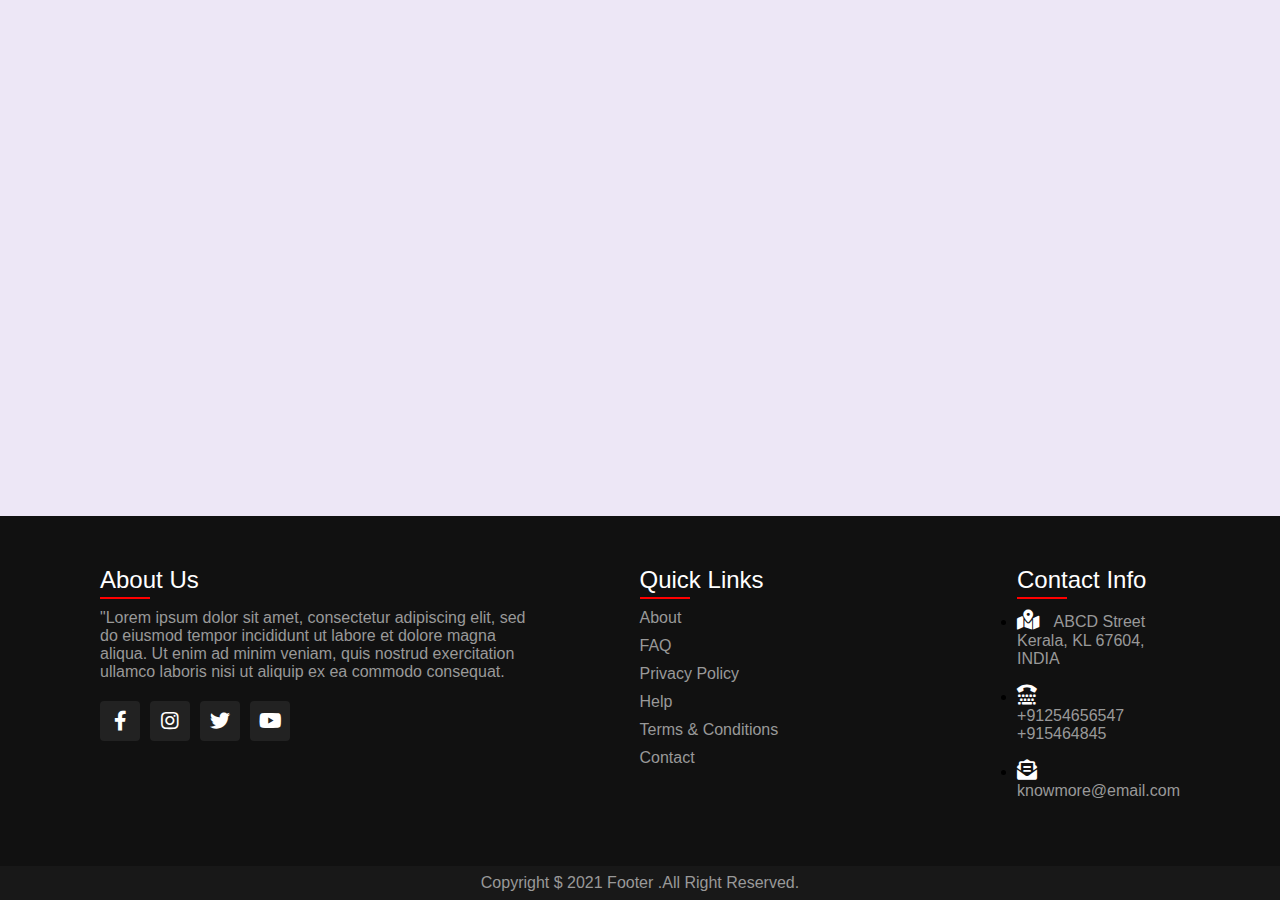
<file: Footer/main.html>
<!DOCTYPE html>
<html lang="en">
<head>
    <meta charset="UTF-8">
    <meta http-equiv="X-UA-Compatible" content="IE=edge">
    <meta name="viewport" content="width=device-width, initial-scale=1.0">
    <link rel="stylesheet" href="https://pro.fontawesome.com/releases/v5.10.0/css/all.css">
    <link rel="stylesheet" href="style.css">
    <title>Footer</title>
</head>
<body>
    <footer>
        <div class="container">
            <div class="sec aboutus">
                <h2>About Us</h2>
                <p>"Lorem ipsum dolor sit amet, consectetur adipiscing elit, 
                    sed do eiusmod tempor incididunt ut labore et dolore magna aliqua. 
                    Ut enim ad minim veniam, quis nostrud exercitation ullamco laboris nisi ut aliquip ex ea commodo consequat. </p>
                    <ul class="sci">
                       <li><a href="#"> <i class="fab fa-facebook-f"></i></a></li>
                       <li><a href="#"> <i class="fab fa-instagram"></i></a></li>
                       <li><a href="#"> <i class="fab fa-twitter"></i></a></li>
                       <li><a href="#"> <i class="fab fa-youtube"></i></a></li>
                    </ul>
            </div>
            <div class="sec QuickLinks">
                <h2>Quick Links</h2>
                <ul>
                    <li><a href="#">About</a></li>
                    <li><a href="#">FAQ</a></li>
                    <li><a href="#">Privacy Policy</a></li>
                    <li><a href="#">Help</a></li>
                    <li><a href="#">Terms & Conditions</a></li>
                    <li><a href="#">Contact</a></li>
                </ul>
            </div>
            <div class="sec contact">
                <h2>Contact Info</h2>
                <ul class="info">
                    <li>
                        <span><i class="fas fa-map-marked-alt"></i></span>
                        <span>ABCD Street<br>
                        Kerala, KL 67604,<br>INDIA</span>
                    </li>
                    <li>
                        <span><i class="fas fa-tty"></i></span>
                        <p><a href="tel:123456">+91254656547</a><br>
                        <a href="tel:12345678">+915464845</a></p>
                    </li>
                    <li>
                        <span><i class="fas fa-envelope-open-text"></i></span>
                        <p><a href="Mailto:knowmore@email.com">knowmore@email.com</a></p>
                    </li>
                </ul>
            </div>
        </div>
    </footer>
    <div class="copyrighttext">
        <p>Copyright $ 2021 Footer .All Right Reserved.</p>
    </div>
</body>
</html>
</file>
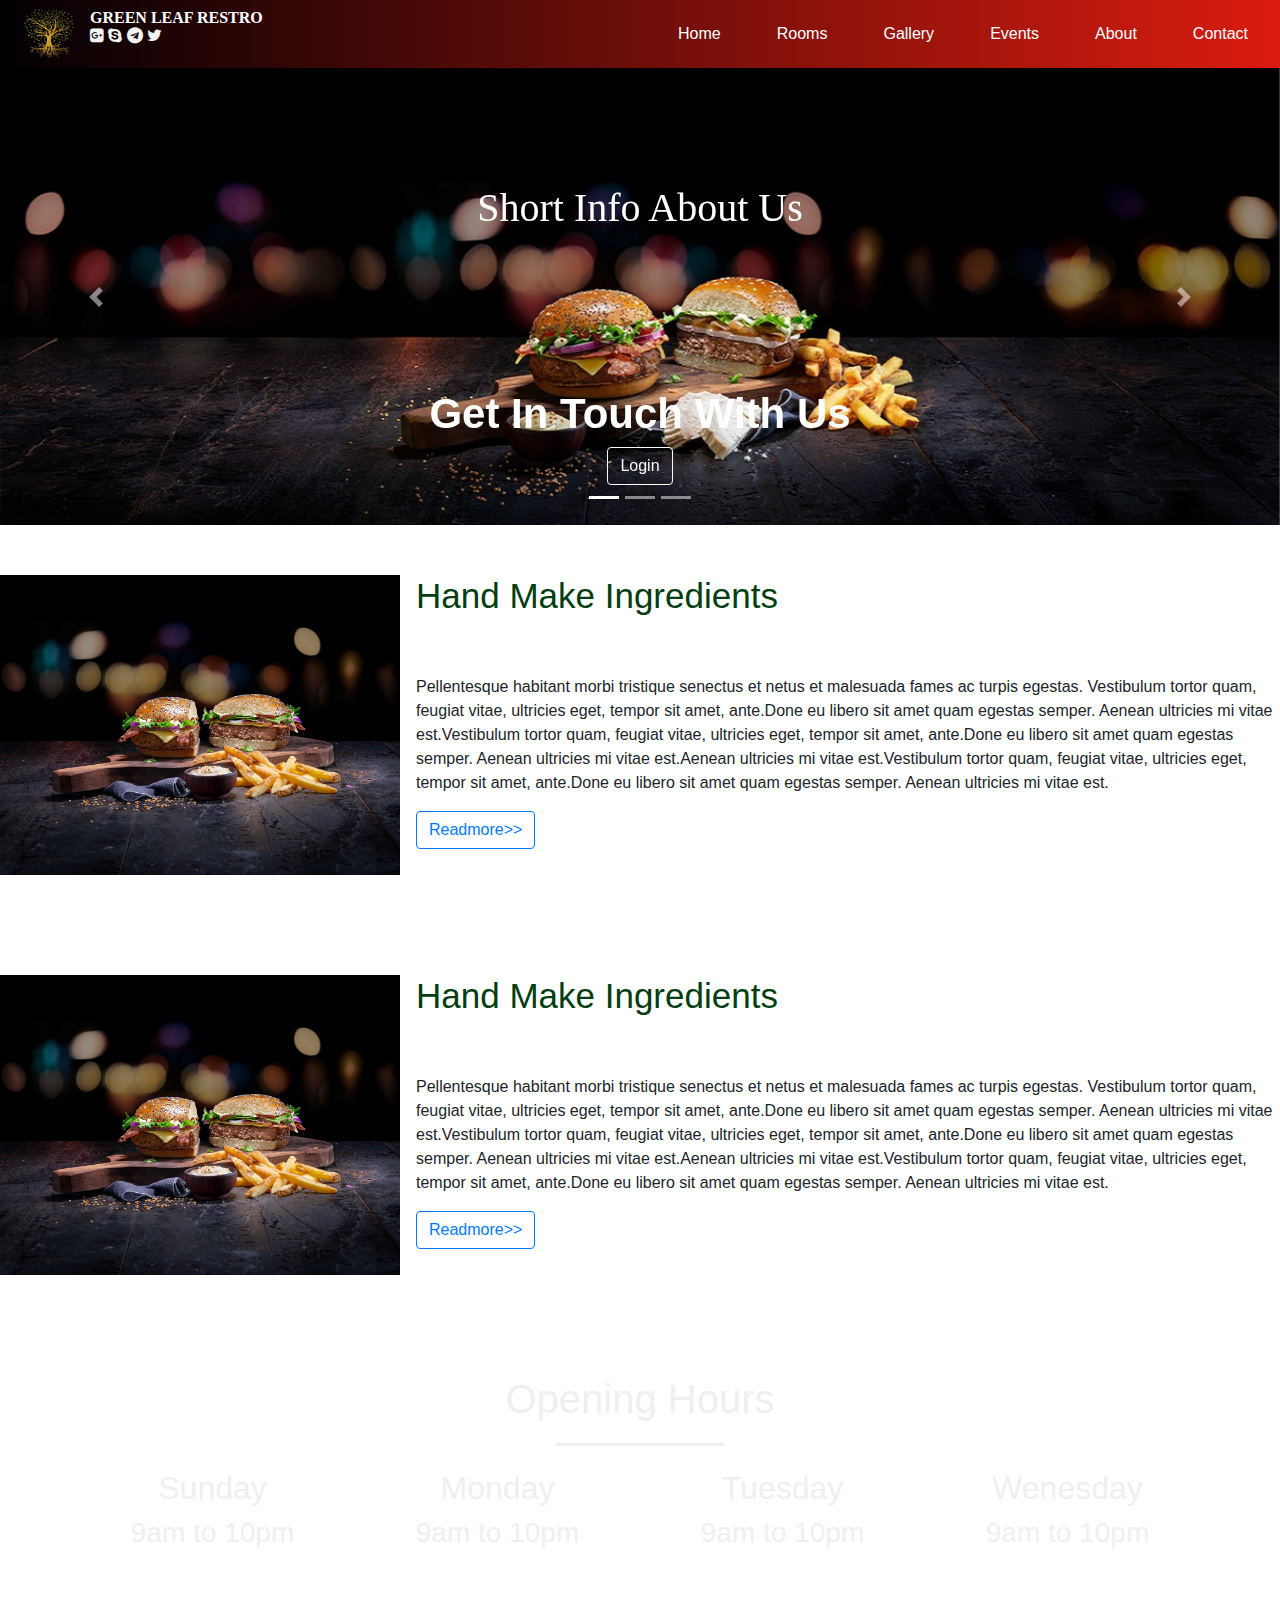
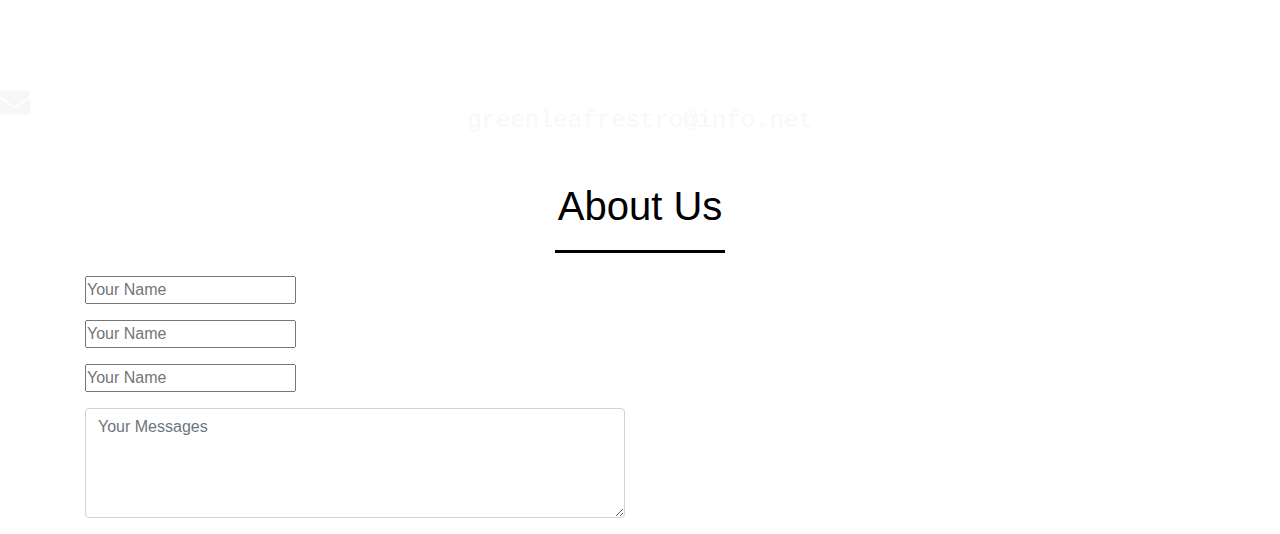
<file: Greenleaf Restro/main.html>
<html>
    <head>
        <title>Green Leaf Restro</title>
        <link rel="stylesheet" href="style.css">
        <link rel="stylesheet" href="https://stackpath.bootstrapcdn.com/bootstrap/4.2.1/css/bootstrap.min.css" >
        <script src="https://code.jquery.com/jquery-3.3.1.slim.min.js"></script>
        <script src="https://stackpath.bootstrapcdn.com/bootstrap/4.2.1/js/bootstrap.min.js"></script>
        <link rel="stylesheet" href="https://stackpath.bootstrapcdn.com/font-awesome/4.7.0/css/font-awesome.min.css">
</head>
<body>
    <!-----NavigationBar-->
    <section id="nav-bar">
        <nav class="navbar navbar-expand-lg navbar-light ">
            <a class="navbar-brand" href="#"> <img src="images/4.png" alt=""></a>
            <div class="heading">
                <h6>GREEN LEAF RESTRO</h6>
            <div class="icon">
                <i class="fa fa-google-plus-square"></i>
                <i class="fa fa-skype" ></i>
                <i class="fa fa-telegram"></i>
                <i class="fa fa-twitter"></i>
               </div>
              </div>
            <button class="navbar-toggler" type="button" data-toggle="collapse" data-target="#navbarNav" aria-controls="navbarNav" aria-expanded="false" aria-label="Toggle navigation">
              <span class="navbar-toggler-icon"></span>
            </button>
            <div class="collapse navbar-collapse" id="navbarNav">
              <ul class="navbar-nav ml-auto">
                <li class="nav-item active">
                  <a class="nav-link" href="#">Home </a>
                </li>
                <li class="nav-item">
                  <a class="nav-link" href="#">Rooms</a>
                </li>
                <li class="nav-item">
                  <a class="nav-link" href="#">Gallery</a>
                </li>
                <li class="nav-item">
                  <a class="nav-link " href="#">Events</a>
                </li>
                <li class="nav-item">
                    <a class="nav-link " href="#">About</a>
                  </li>
                  <li class="nav-item">
                    <a class="nav-link " href="#">Contact</a>
                  </li>
              </ul>
            </div>
          </nav>
    </section>
    <!--Slider-->
    <div id="slider">
        <div id="carouselExampleIndicators" class="carousel slide" data-ride="carousel">
            <ol class="carousel-indicators">
              <li data-target="#carouselExampleIndicators" data-slide-to="0" class="active"></li>
              <li data-target="#carouselExampleIndicators" data-slide-to="1"></li>
              <li data-target="#carouselExampleIndicators" data-slide-to="2"></li>
            </ol>
            <div class="carousel-inner">
              <div class="carousel-item active">
                <img src="images/3.jpg" class="d-block img-fluid" alt="">
              </div>
              <div class="carousel-item">
                <img src="images/3.jpg" class="d-block img-fluid" alt="">
              </div>
            <div class="carousel-caption">
             <h1>Short Info About Us</h1>
            <h2>Get In Touch With Us</h2>
            <button type="button" class="btn btn-outline-light">Login</button></div>
              <div class="carousel-item">
                <img src="images/3.jpg" class="d-block img-fluid" alt="">
              </div>
            </div>
            <a class="carousel-control-prev" href="#carouselExampleIndicators" role="button" data-slide="prev">
              <span class="carousel-control-prev-icon" aria-hidden="true"></span>
              <span class="sr-only">Previous</span>
            </a>
            <a class="carousel-control-next" href="#carouselExampleIndicators" role="button" data-slide="next">
              <span class="carousel-control-next-icon" aria-hidden="true"></span>
              <span class="sr-only">Next</span>
            </a>
          </div>
    </div>
    <!---Detail-->
    <div class="media">
        <img src="images/2.jpg" class="align-self-start mr-3" alt="...">
        <div class="media-body">
          <h5 class="mt-0">Hand Make Ingredients</h5>
          <p>Pellentesque habitant morbi tristique senectus et netus et malesuada fames ac turpis egestas. Vestibulum tortor quam, feugiat vitae, ultricies eget, tempor sit amet, ante.Done eu libero sit amet quam egestas semper. Aenean ultricies mi vitae est.Vestibulum tortor quam, feugiat vitae, ultricies eget, tempor sit amet, ante.Done eu libero sit amet quam egestas semper. Aenean ultricies mi vitae est.Aenean ultricies mi vitae est.Vestibulum tortor quam, feugiat vitae, ultricies eget, tempor sit amet, ante.Done eu libero sit amet quam egestas semper. Aenean ultricies mi vitae est.</p>
          <button type="button" class="btn btn-outline-primary">Readmore>></button>
        </div>
      </div>
      <!---Detail-->
    <div class="media">
        <img src="images/2.jpg" class="align-self-start mr-3" alt="...">
        <div class="media-body">
          <h5 class="mt-0">Hand Make Ingredients</h5>
          <p>Pellentesque habitant morbi tristique senectus et netus et malesuada fames ac turpis egestas. Vestibulum tortor quam, feugiat vitae, ultricies eget, tempor sit amet, ante.Done eu libero sit amet quam egestas semper. Aenean ultricies mi vitae est.Vestibulum tortor quam, feugiat vitae, ultricies eget, tempor sit amet, ante.Done eu libero sit amet quam egestas semper. Aenean ultricies mi vitae est.Aenean ultricies mi vitae est.Vestibulum tortor quam, feugiat vitae, ultricies eget, tempor sit amet, ante.Done eu libero sit amet quam egestas semper. Aenean ultricies mi vitae est.</p>
          <button type="button" class="btn btn-outline-primary">Readmore>></button>
        </div>
      </div>
      <!--services-->
       <section id="Aboutus">
         <div class="container">
           <h1>Opening Hours</h1>
           <div  class="row ">
             <div class="col-md-3 text-center">
                <h2>Sunday</h2>
                <h3>9am to 10pm</h3>
               </div>
               <div class="col-md-3 text-center">
                <h2>Monday</h2>
                <h3>9am to 10pm</h3>
               </div>
               <div class="col-md-3 text-center">
                <h2>Tuesday</h2>
                <h3>9am to 10pm</h3>
               </div>
               <div class="col-md-3 text-center">
                <h2>Wenesday</h2>
                <h3>9am to 10pm</h3>
               </div>
             </div>
           </div>
           <div class id="main">
             <h4>greenleafrestro@info.net</h4>
           </div>
           <ul>
           <div class="icon1">
            <i class="fa fa-envelope"></i>
          </ul>
          </div>
       </section>
       <!--Aboutus-->
       <section id="Details">
         <div class="container">
           <h1>About Us</h1>
           <div class="row ">
             <div class="col-md-6">
               <form class="contact-form">
                 <div class="form-group">
                   <input type="text" class="contact-control" placeholder="Your Name">
                 </div>
                 <div class="form-group">
                  <input type="text" class="contact-control" placeholder="Your Name">
                </div>
                <div class="form-group">
                  <input type="text" class="contact-control" placeholder="Your Name">
                </div>
                <div class="form-group">
                  <textarea class="form-control" rows="4"placeholder="Your Messages"></textarea> 
                </div>
               </form>
             </div>

         </div>
       </section>
      </body>
</html>
</file>
<file: Carousel-Animations/style.css>
@import url('https://fonts.googleapis.com/css2?family=Poppins:ital,wght@0,100;0,200;0,300;0,400;0,500;0,600;0,700;0,800;0,900;1,100;1,200;1,300;1,400;1,500;1,600;1,700;1,800;1,900&display=swap');
body{
    margin: 0;
    background-color: #000;
    color: #eee;
    font-family: Poppins;
    font-size: 12px;
}
a{
    text-decoration: none;
}
header{
    width: 1140px;
    max-width: 80%;
    margin: auto;
    height: 50px;
    display: flex;
    align-items: center;
    position: relative;
    z-index: 100;
}
header a{
    color: #eee;
    margin-right: 40px;
}
/* carousel */
.carousel{
    height: 100vh;
    margin-top: -50px;
    width: 100vw;
    overflow: hidden;
    position: relative;
}
.carousel .list .item{
    width: 100%;
    height: 100%;
    position: absolute;
    inset: 0 0 0 0;
}
.carousel .list .item img{
    width: 100%;
    height: 100%;
    object-fit: cover;
}
.carousel .list .item .content{
    position: absolute;
    top: 20%;
    width: 1140px;
    max-width: 80%;
    left: 50%;
    transform: translateX(-50%);
    padding-right: 30%;
    box-sizing: border-box;
    color: #fff;
    text-shadow: 0 5px 10px #0004;
}
.carousel .list .item .author{
    font-weight: bold;
    letter-spacing: 10px;
}
.carousel .list .item .title,
.carousel .list .item .topic{
    font-size: 5em;
    font-weight: bold;
    line-height: 1.3em;
}
.carousel .list .item .topic{
    color: #f1683a;
}
.carousel .list .item .buttons{
    display: grid;
    grid-template-columns: repeat(2, 130px);
    grid-template-rows: 40px;
    gap: 5px;
    margin-top: 20px;
}
.carousel .list .item .buttons button{
    border: none;
    background-color: #eee;
    letter-spacing: 3px;
    font-family: Poppins;
    font-weight: 500;
}
.carousel .list .item .buttons button:nth-child(2){
    background-color: transparent;
    border: 1px solid #fff;
    color: #eee;
}
/* thumbail */
.thumbnail{
    position: absolute;
    bottom: 50px;
    left: 50%;
    width: max-content;
    z-index: 100;
    display: flex;
    gap: 20px;
}
.thumbnail .item{
    width: 150px;
    height: 220px;
    flex-shrink: 0;
    position: relative;
}
.thumbnail .item img{
    width: 100%;
    height: 100%;
    object-fit: cover;
    border-radius: 20px;
}
.thumbnail .item .content{
    color: #fff;
    position: absolute;
    bottom: 10px;
    left: 10px;
    right: 10px;
}
.thumbnail .item .content .title{
    font-weight: 500;
}
.thumbnail .item .content .description{
    font-weight: 300;
}
/* arrows */
.arrows{
    position: absolute;
    top: 80%;
    right: 52%;
    z-index: 100;
    width: 300px;
    max-width: 30%;
    display: flex;
    gap: 10px;
    align-items: center;
}
.arrows button{
    width: 40px;
    height: 40px;
    border-radius: 50%;
    background-color: #eee4;
    border: none;
    color: #fff;
    font-family: monospace;
    font-weight: bold;
    transition: .5s;
}
.arrows button:hover{
    background-color: #fff;
    color: #000;
}

/* animation */
.carousel .list .item:nth-child(1){
    z-index: 1;
}

/* animation text in first item */

.carousel .list .item:nth-child(1) .content .author,
.carousel .list .item:nth-child(1) .content .title,
.carousel .list .item:nth-child(1) .content .topic,
.carousel .list .item:nth-child(1) .content .des,
.carousel .list .item:nth-child(1) .content .buttons
{
    transform: translateY(50px);
    filter: blur(20px);
    opacity: 0;
    animation: showContent .5s 1s linear 1 forwards;
}
@keyframes showContent{
    to{
        transform: translateY(0px);
        filter: blur(0px);
        opacity: 1;
    }
}
.carousel .list .item:nth-child(1) .content .title{
    animation-delay: 1.2s!important;
}
.carousel .list .item:nth-child(1) .content .topic{
    animation-delay: 1.4s!important;
}
.carousel .list .item:nth-child(1) .content .des{
    animation-delay: 1.6s!important;
}
.carousel .list .item:nth-child(1) .content .buttons{
    animation-delay: 1.8s!important;
}
/* create animation when next click */
.carousel.next .list .item:nth-child(1) img{
    width: 150px;
    height: 220px;
    position: absolute;
    bottom: 50px;
    left: 50%;
    border-radius: 30px;
    animation: showImage .5s linear 1 forwards;
}
@keyframes showImage{
    to{
        bottom: 0;
        left: 0;
        width: 100%;
        height: 100%;
        border-radius: 0;
    }
}

.carousel.next .thumbnail .item:nth-last-child(1){
    overflow: hidden;
    animation: showThumbnail .5s linear 1 forwards;
}
.carousel.prev .list .item img{
    z-index: 100;
}
@keyframes showThumbnail{
    from{
        width: 0;
        opacity: 0;
    }
}
.carousel.next .thumbnail{
    animation: effectNext .5s linear 1 forwards;
}

@keyframes effectNext{
    from{
        transform: translateX(150px);
    }
}

/* running time */

.carousel .time{
    position: absolute;
    z-index: 1000;
    width: 0%;
    height: 3px;
    background-color: #f1683a;
    left: 0;
    top: 0;
}

.carousel.next .time,
.carousel.prev .time{
    animation: runningTime 3s linear 1 forwards;
}
@keyframes runningTime{
    from{ width: 100%}
    to{width: 0}
}


/* prev click */

.carousel.prev .list .item:nth-child(2){
    z-index: 2;
}

.carousel.prev .list .item:nth-child(2) img{
    animation: outFrame 0.5s linear 1 forwards;
    position: absolute;
    bottom: 0;
    left: 0;
}
@keyframes outFrame{
    to{
        width: 150px;
        height: 220px;
        bottom: 50px;
        left: 50%;
        border-radius: 20px;
    }
}

.carousel.prev .thumbnail .item:nth-child(1){
    overflow: hidden;
    opacity: 0;
    animation: showThumbnail .5s linear 1 forwards;
}
.carousel.next .arrows button,
.carousel.prev .arrows button{
    pointer-events: none;
}
.carousel.prev .list .item:nth-child(2) .content .author,
.carousel.prev .list .item:nth-child(2) .content .title,
.carousel.prev .list .item:nth-child(2) .content .topic,
.carousel.prev .list .item:nth-child(2) .content .des,
.carousel.prev .list .item:nth-child(2) .content .buttons
{
    animation: contentOut 1.5s linear 1 forwards!important;
}

@keyframes contentOut{
    to{
        transform: translateY(-150px);
        filter: blur(20px);
        opacity: 0;
    }
}
@media screen and (max-width: 678px) {
    .carousel .list .item .content{
        padding-right: 0;
    }
    .carousel .list .item .content .title{
        font-size: 30px;
    }
}
</file>
<file: Cocacola/style.css>
* {
  margin: 0px;
  padding: 0px;
  box-sizing: border-box;
}

section {
  position: relative;
  width: 100%;
  min-height: 100vh;
  padding: 100px;
  display: flex;
  justify-content: space-between;
  align-items: center;
  background: #161616;
}

section .circle {
  position: absolute;
  top: 0;
  left: 0;
  width: 100%;
  height: 100%;
  background: #e51e2a;
  clip-path: circle(70% at right -20%);
}

header {
  position: absolute;
  top: 0;
  left: 0;
  width: 100%;
  padding: 40px 100px;
  display: flex;
  justify-content: space-between;
  align-items: center;
}

header .logo {
  position: relative;
  max-width: 150px;
}

header .navigation {
  position: relative;
  display: flex;
}

header .navigation li {
  list-style: none;
}

header .navigation li a {
  display: inline-block;
  color: #fff;
  font-weight: 500;
  text-decoration: none;
  margin-left: 40px;
}
.content {
  position: relative;
  width: 100%;
  display: flex;
  justify-content: space-between;
  align-items: center;
}
.content .textBox {
  position: relative;
  max-width: 600px;
  margin-right: 10px;
}
.content .textBox h2 {
  color: #fff;
  font-size: 3rem;
  line-height: 1.4em;
  margin-bottom: 10px;
}
.content .textBox p {
  color: #fff;
}
.content .textBox a {
  display: inline-block;
  margin-top: 20px;
  padding: 8px 28px;
  background: #e51e2a;
  color: #fff;
  border-radius: 40px;
  font-weight: 500;
  letter-spacing: 1px;
  text-decoration: none;
}
.sci {
  position: absolute;
  bottom: 40px;
  left: 100px;
  display: flex;
  justify-content: center;
  align-items: center;
}
.sci li {
  list-style: none;
}
.sci li a {
  display: inline-block;
  margin-left: 15px;
  background: #222;
  width: 50px;
  height: 50px;
  display: flex;
  justify-content: center;
  align-items: center;
  border-radius: 50%;
  transition: 0.2s ease-in-out;
}
.sci li a:hover {
  background: #e51e2a;
  transform: translateY(-10px);
}
.sci li a img {
  filter: invert(1);
  transform: scale(0.5);
}
</file>
<file: Disney+ Hotstar-website-Clone/style.css>
@import url('https://fonts.googleapis.com/css2?family=Roboto:ital,wght@0,100;0,300;0,400;0,500;0,700;0,900;1,100;1,300;1,400;1,500;1,700;1,900&display=swap');

* {
    padding: 0;
    margin: 0;
    box-sizing: border-box;
}

body {
    width: 1005;
    background: #0c111b;
    position: relative;
    font-family: 'Roboto', sans-serif;
}

.navbar {
    width: 100%;
    height: 80px;
    position: fixed;
    top: 0;
    left: 0;
    padding: 0 4%;
    background: #0c111b;
    z-index: 9;
    display: flex;
    align-items: center;
}

.brand-logo {
    width: 115px;
    height: 45px;
}

.nav-links {
    margin-top: 10px;
    display: flex;
    list-style: none;
}

.nav-items a {
    text-decoration: none;
    margin-left: 20px;
    text-transform: capitalize;
    color: #fff;
    opacity: 9;
}

.kids-icon {
    width: 40px;
    height: 15px;
}

.right-container {
    display: block;
    margin-left: auto;
}

.search-box {
    border: none;
    border-bottom: 1px solid #aaa;
    background: transparent;
    outline: none;
    height: 30px;
    width: 250px;
    color: #fff;
    text-transform: capitalize;
    font-size: 16px;
    font-weight: 500;
    transition: 0.5s;
}

.search-box:focus {
    width: 400px;
    border-color: #1f80ce;
}

.sub-btn {
    background: #1f80ce;
    height: 30px;
    padding: 0 20px;
    color: #fff;
    border-radius: 5px;
    border: none;
    outline: none;
    text-transform: uppercase;
    font-weight: 700;
    font-size: 12px;
    margin: 0 10px;
    cursor: pointer;
}

.login-link {
    color: #fff;
    opacity: 0.9;
    text-transform: uppercase;
    font-weight: 700;
    font-size: 15px;
    margin-top: 80px;
    text-decoration: none;
}

/* carousel section start */
.carousel-container {
    position: relative;
    width: 100%;
    height: 450px;
    padding: 20px 0;
    overflow-x: hidden;
    margin-top: 80px;
}

.carousel {
    display: flex;
    width: 92%;
    height: 100%;
    position: relative;
    margin: auto;
    background: rgba(0, 0, 0, 0.1);
}

.slider {
    flex: 0 0 auto;
    margin-right: 30px;
    position: relative;
    background: rgba(0, 0, 0, 0.5);
    border-radius: 5px;
    width: 100%;
    height: 100%;
    left: 0;
    transition: 1s;
    overflow: hidden;
}

.slider img {
    width: 70%;
    min-height: 100%;
    object-fit: cover;
    display: block;
    margin-left: auto;
}

.slider-content {
    position: absolute;
    width: 50%;
    height: 100%;
    background: linear-gradient(to right, #030b17 80%, #0c111b00);
    color: #fff;
    z-index: 2;
}

.movie-title {
    text-transform: capitalize;
    padding-left: 50px;
    margin-top: 80px;
}

.movie-desc {
    width: 80%;
    line-height: 30px;
    padding-left: 50px;
    margin-top: 30px;
    opacity: 0.8;
}

/* carousel section end */
</file>
<file: Modern-Login-Signup/Styles.css>
* {
    margin: 0;
    padding: 0;
    box-sizing: border-box;
    font-family: "Urbanist", sans-serif;
}

@font-face {
    font-family: "Urbanist", sans-serif;
    src: url("https://fonts.googleapis.com/css2?family=Montserrat:ital,wght@0,100..900;1,100..900&family=Urbanist:ital,wght@0,100..900;1,100..900&display=swap");
}

body {
    background-color: #c9d6ff;
    background: linear-gradient(to right, #e2e2e2, #c9d6ff);
    display: flex;
    align-items: center;
    justify-content: center;
    flex-direction: column;
    height: 100vh;
}

.container {
    background-color: #fff;
    border-radius: 30px;
    box-shadow: 0 5px 15px rgba(0, 0, 0, 0.35);
    position: relative;
    overflow: hidden;
    width: 768px;
    max-width: 100%;
    min-height: 480px;
}

.container p {
    font-size: 14px;
    line-height: 20px;
    letter-spacing: 0.3px;
    margin: 20px 0;
}

.container span {
    font-size: 12px;
}

.container a {
    color: #333;
    font-size: 13px;
    text-decoration: none;
    margin: 15px 0 10px;
}

.container button {
    background-color: #512da8;
    color: #fff;
    font-size: 12px;
    padding: 10px 45px;
    border: 1px solid transparent;
    border-radius: 8px;
    font-weight: 600;
    letter-spacing: 0.5px;
    text-transform: uppercase;
    margin-top: 10px;
    cursor: pointer;
}

.container button.hidden {
    background-color: transparent;
    border-color: #fff;
}

.container form {
    background-color: #fff;
    display: flex;
    align-items: center;
    justify-content: center;
    flex-direction: column;
    padding: 0 40px;
    height: 100%;
}

.container input {
    background-color: #eee;
    border: none;
    margin: 8px 0;
    padding: 10px 15px;
    font-size: 13px;
    border-radius: 8px;
    width: 100%;
    outline: none;
}

.form-container {
    position: absolute;
    top: 0;
    height: 100%;
    transition: all 0.6s ease-in-out;
}

.sign-in {
    left: 0;
    width: 50%;
    z-index: 2;
}

.container.active .sign-in {
    transform: translateX(100%);
}

.sign-up {
    left: 0;
    width: 50%;
    opacity: 0;
    z-index: 1;
}

.container.active .sign-up {
    transform: translateX(100%);
    opacity: 1;
    z-index: 5;
    animation: move 0.6s;
}

@keyframes move {

    0%,
    49.99% {
        opacity: 0;
        z-index: 1;
    }

    50%,
    100% {
        opacity: 1;
        z-index: 5;
    }
}

.social-icons {
    margin: 20px 0;
}

.social-icons a {
    border: 1px solid #ccc;
    border-radius: 20%;
    display: inline-flex;
    justify-content: center;
    align-items: center;
    margin: 0 3px;
    width: 40px;
    height: 40px;
}

.toggle-container {
    position: absolute;
    top: 0;
    left: 50%;
    width: 50%;
    height: 100%;
    overflow: hidden;
    transition: all 0.6s ease-in-out;
    border-radius: 150px 0 0 100px;
    z-index: 1000;
}

.container.active .toggle-container {
    transform: translateX(-100%);
    border-radius: 0 150px 100px 0;
}

.toggle {
    background-color: #512da8;
    height: 100%;
    background: linear-gradient(to right, #5c6bc0, #512da8);
    color: #fff;
    position: relative;
    left: -100%;
    height: 100%;
    width: 200%;
    transform: translateX(0);
    transition: all 0.6s ease-in-out;
}

.container.active .toggle {
    transform: translateX(50%);
}

.toggle-panel {
    position: absolute;
    width: 50%;
    height: 100%;
    display: flex;
    align-items: center;
    justify-content: center;
    flex-direction: column;
    padding: 0 30px;
    text-align: center;
    top: 0;
    transform: translateX(0);
    transition: all 0.6s ease-in-out;
}

.toggle-left {
    transform: translateX(-200%);
}

.container.active .toggle-left {
    transform: translateX(0);
}

.toggle-right {
    right: 0;
    transform: translateX(0);
}

.container.active .toggle-right {
    transform: translateX(200%);
}
</file>
<file: Tesla-Website/style.css>
* {
    margin: 0px;
    padding: 0px;
    box-sizing: border-box;
}

body {
    color: #171a20;
}

.desktop {
    display: none;
}

@media (min-width:768px) {
    .desktop {
        display: initial;
    }
}


header {
    display: grid;
    grid-template-columns: auto 1fr auto;
    padding: 5px 20px;
    position: fixed;
    top: 0;
    z-index: 2;
    width: 100%;
}

a.logo {
    height: 12px;
    width: 100px;
    color: inherit;
}

header a {
    color: inherit;
}

header nav a {
    text-decoration: none;
    padding: 5px 10px;
}

header nav .center {
    text-align: center;
}

header nav .right {
    text-align: right;


}

section {
    height: 100vh;
    background-size: cover;
    background-position: center center;
}

section .content {
    width: 100%;
    position: fixed;
    opacity: 0;
    top: 0;
    height: 100vh;
    padding-top: 15vh;
    padding-bottom: 15vh;
    transition: opacity .3 ease;
    text-align: center;
    display: grid;
    grid-template-rows: min-content auto min-content;
}

section.active .content {
    opacity: 1;
}

section h1 {
    font-size: 3rem;
}

section a {
    color: inherit;
}

section .buttons a {
    display: block;
    background-color: #eee;
    color: inherit;
    padding: 12px 50px;
    border-radius: 25px;
    text-decoration: none;
    text-transform: uppercase;
    font-size: 12px;
    font-weight: 500;
}

section .buttons a:first-child {
    background-color: #444;
    color: #fff;
}

section .buttons {
    display: grid;
    row-gap: 20px;
}

html {
    scroll-behavior: smooth;
}

@media (min-width:768px) {

    section .buttons {
        max-width: 640px;
        margin: 0 auto;
        grid-template-columns: 1fr 1fr;
        column-gap: 20px;
    }

}

aside {
    position: fixed;
    transition: right .4s ease;
    right: -320px;
    width: 320px;
    background-color: #fff;
    padding: 80px 40px;
    z-index: 4;
    height: 100vh;
}

aside.active {
    right: 0;
}

aside a {
    display: block;
    color: inherit;
    text-decoration: none;
    padding: 12px 0;
    font-size: 14px;
    font-weight: 500;
}

aside button.close {
    font-size: 24px;
    border: 0;
    background-color: transparent;
    position: absolute;
    top: 10px;
    right: 10px;
    padding: 10px;
    font-family: sans-serif;
    font-weight: 100;
}

.backdrop {
    display: none;
    position: fixed;
    inset: 0;
    z-index: 3;
    background-color: rgba(0, 0, 0, .35);
    backdrop-filter: blur(5px);
}

.backdrop.active {
    display: block;
    background-color: rgba(0, 0, 0, .35);
}
</file>
<file: Test-Progbiz/styles.css>
@font-face {
    font-family: "Lato", sans-serif;
    src: url('https://fonts.googleapis.com/css2?family=Lato:ital,wght@0,100;0,300;0,400;0,700;0,900;1,100;1,300;1,400;1,700;1,900&display=swap');
}

body {
    font-family: "Lato", sans-serif;
    margin: 0;
    padding: 0;
}

.container {
    display: flex;
    width: 100%;
}

.sidebar {
    width: 83px;
    background-color: white;
    margin: 20px;
    border-right: 1px solid #ececf2;
}

.sidebar h2 {
    text-align: center;
    margin-bottom: 30px;
}

.sidebar ul {
    list-style-type: none;
    padding: 0;
}

.sidebar ul li {
    margin: 20px 0;
}

.sidebar ul li a {
    display: block;
    padding: 20px;
    display: grid;
    place-items: center;
}

.sidebar ul li {
    padding-right: 20px;
    border-right: 2px solid transparent;
    transition: border-right 0.3s ease;
}

.sidebar ul li:hover {
    border-right: 2px solid #5e81f4;
}

.sidebar ul li a:hover {
    background-color: #5e81f41a;
    border-radius: 5px;
}

.sidebar .profileImage img {
    width: 30px;
    height: 30px;
    padding-top: 20px;
    margin-left: 15px;
    position: relative;
}

.sidebar .logo img {
    width: 30px;
    height: 30px;
    margin-left: 15px;
}

.sidebar .logo img:hover {
    filter: none;
}

.sidebar .links img {
    width: 22px;
    height: 22px;
    transition: filter 0.3s;
}

.sidebar img:hover {
    filter: brightness(0) saturate(100%) invert(42%) sepia(99%) saturate(2341%) hue-rotate(184deg) brightness(101%) contrast(104%);
}

.sidebar .profileImage .image:hover {
    filter: none
}

.page {
    display: none;
}

.page.active {
    display: block;
}

.contentWrapper {
    width: 388px;
    border-bottom: 1px solid #f0f0f3;
    padding-top: 22px;
    padding-bottom: 23px;
}

.wrapperContainer {
    background: white;
    margin: 0 28px;
    display: flex;
    flex-direction: row;
    justify-content: space-between;
    align-items: center;
}

.wrapperContainer .companyLogo {
    display: flex;
    justify-content: space-between;
    align-items: center;
    gap: 12px;
}

.companyLogo .contents {
    display: flex;
    flex-direction: column;
    align-items: start;
}

.companyLogo button {
    background-color: black;
    padding: 8px;
    border: none;
    outline: none;
    border-radius: 5px;
    color: white;
    font-weight: 700;
    font-size: 18px;
    cursor: pointer;
}

.contents .companyName {
    font-size: 14px;
    font-weight: 700;
    color: #1c1d21;
    padding-bottom: 4px;
}

.contents .address {
    font-size: 14px;
    color: #8181a5;
    font-weight: 400;
}

.downArrow {
    padding: 10px;
    border-radius: 5px;
    border: none;
    outline: none;
    cursor: pointer;
    background-color: #D0D0D7;
}

.progressContainer {
    padding-top: 28px;
    margin: 0px 30px;
}

.invoices {
    font-size: 14px;
    font-weight: 700;
    line-height: 24px;
    color: #1c1d21;
}

.description {
    font-size: 14px;
    font-weight: 400;
    color: #8181a5;
    line-height: 21px;
}

.progressWrapper {
    padding-top: 20px;
}

.cardContents {
    background-color: #f5f5fa66;
    padding: 14px 22px 20px 26px;
    border-radius: 8px;
}

.cardContainer {
    display: flex;
    justify-content: space-between;
    align-items: center;
}

.contents h4,
p {
    padding: 0px;
    margin: 0px;
}

.contents h4 {
    font-size: 18px;
    font-weight: 700;
    color: #1c1d21;
}

.contents p {
    font-size: 14px;
    font-weight: 400;
    color: #8181a5;
}

.rate {
    display: flex;
    flex-direction: row;
    gap: 4px;
    width: 25%;
}

.rate span {
    font-size: 20px;
    color: #1c1d21;
    font-weight: 700;
    line-height: 32px;
}

.progressWrapper {
    padding-top: 15px;
}

.progress-container {
    width: 100%;
    background-color: #f5f5fa;
    border-radius: 25px;
}

.progress-bar {
    height: 4px;
    border-radius: 25px;
}

.invoiceContainer {
    width: 100%;
    background-color: gray;
}

.headerWrapper {
    display: flex;
    justify-content: space-between;
    align-items: center;
    margin: 24px 28px;
}

.leftSection {
    gap: 20px;
    display: flex;
}

.leftSection span {
    font-size: 20px;
    font-weight: 700;
    color: #1c1d21;
    line-height: 32px;
}

.svgBg {
    width: 36px;
    height: 36px;
    background-color: #D0D0D7;
    display: grid;
    place-items: center;
    border-radius: 5px;
    cursor: pointer;
}

.headerItems {
    display: flex;
    gap: 6px;
}

.mainContainer {
    background-color: white;
    margin: 24px 28px;
    border-radius: 6px;
    display: flex;
}

.invoiceWrapper {
    margin: 0px 26px;
    width: 60%;
}

.uploadContainer {
    display: flex;
    justify-content: center;
    align-items: center;
    border-radius: 5px;
    border: dashed 1px #ececf2;
    gap: 5px;
    height: 200px;
}

.invoiceUnit {
    display: flex;
    justify-content: space-between;
    align-items: flex-end;
    padding-top: 21px;
    padding-bottom: 12px;
    border-bottom: 1px solid #ececf2;
}

.header {
    font-size: 14px;
    font-weight: 400;
    color: #8181a5;
    line-height: 21px;
}

.invoiceNumber {
    font-size: 14px;
    font-weight: 700;
    color: #1c1d21;
    line-height: 21px;
}

.startType {
    font-size: 14px;
    font-weight: 700;
    color: #8181a5;
    line-height: 21px;
}

.invoiceWrapper {
    padding-top: 21px;
}

.invoiceMainCardSection {
    gap: 27px;
    display: flex;
    justify-content: space-between;
}

.buttonWrapper {
    padding-top: 97px;
    padding-bottom: 60px;
    display: flex;
    gap: 6px;
}

.buttonWrapper .saveButton {
    padding: 14px 47px;
    outline: none;
    border: none;
    background-color: #5e81f4;
    color: white;
    border-radius: 8px;
    font-size: 14px;
    font-weight: 700;
    line-height: 16px;
    cursor: pointer;
    text-wrap: nowrap;
}

.buttonWrapper .cancelButton {
    padding: 14px 43px;
    outline: none;
    border: none;
    background-color: #5e81f41a;
    color: #5e81f4;
    border-radius: 8px;
    font-size: 14px;
    font-weight: 700;
    line-height: 16px;
    cursor: pointer;
}

.aboutSection {
    margin-top: 24px;
    width: 40%;
    margin-right: 29px;
    display: flex;
    flex-direction: column;
    justify-content: space-between;
}

.endSection {
    border-radius: 10px;
    border: 1px solid #ececf2;
}

.cardDetailsWrapper {
    display: flex;
    justify-content: center;
    align-content: center;
    gap: 21px;
    padding: 26px 0px;
    border-bottom: 1px solid #ececf2;
    cursor: pointer;
}

.detailsTexts .endHeader,
.detailsTexts .description {
    transition: color 0.3s ease;
}

.cardDetailsWrapper:hover .image img {
    filter: invert(50%) sepia(100%) saturate(200%) hue-rotate(180deg);
}

.cardDetailsWrapper:hover .detailsTexts .endHeader,
.cardDetailsWrapper:hover .detailsTexts .description {
    color: #007BFF;
}

.cardDetailsWrapperEnd:hover .image img {
    filter: invert(50%) sepia(100%) saturate(200%) hue-rotate(180deg);
}

.cardDetailsWrapperEnd:hover .detailsTexts .endHeader,
.cardDetailsWrapperEnd:hover .detailsTexts .description {
    color: #007BFF;
}

.cardDetailsWrapperEnd {
    display: flex;
    justify-content: center;
    align-content: center;
    gap: 21px;
    padding: 26px 0px;
    cursor: pointer;
}

.image {
    margin-top: 10px;
    width: 22px;
    height: 22px;
}

.bottomSection {
    border-radius: 10px;
    border: 1px solid #ececf2;
}

.bottomCardWrapper {
    padding-bottom: 33px;
}

.endHeader {
    font-size: 14px;
    font-weight: 700;
    color: #1c1d21;
    line-height: 16px;
}

.description {
    font-size: 12px;
    font-weight: 400;
    line-height: 18px;
    color: #8181A5;
}
</file>
<file: Ui-Test/styles.css>
* {
  margin: 0;
  padding: 0px;
  box-sizing: border-box;
  font-family: Arial, Helvetica, sans-serif;
}
.top-header {
  padding: 20px 38px;
  display: flex;
  flex-direction: row;
  justify-content: space-between;
  align-items: center;
  background: #444444;
}
.top-header h2 {
  color: #fcfcfc;
  font-size: 16px;
  font-weight: 700;
  text-decoration: none;
}
.top-header .navigation-header {
  display: flex;
  justify-content: space-between;
  align-items: center;
  gap: 31px;
}
section {
  position: relative;
  width: 100%;
  min-height: 100vh;
  display: flex;
  align-items: center;
  background: #ffffff;
}
header {
  position: absolute;
  padding: 28px 38px;
  top: 0;
  left: 0;
  width: 100%;
  display: flex;
  flex-direction: row;
  justify-content: space-between;
  align-items: center;
  border-bottom: 1px solid #dddddd;
}
header .toggle-logo-wrapper {
  display: none;
}
header .navigation {
  display: flex;
  align-items: center;
}

header .navigation li {
  list-style: none;
}

header .navigation li a {
  display: inline-block;
  color: #444444;
  font-size: 20px;
  font-weight: 500;
  text-decoration: none;
  margin-left: 41px;
  padding-bottom: 15px;
}

header .navigation li a:hover {
  border-bottom: 1px solid #444444;
}

footer {
  width: 100%;
  background: #ffffff;
  padding: 74px 70px 54px 38px;
  margin-top: 650px;
  border-top: 1px solid #dddddd;
}
footer .container {
  width: 100%;
  display: flex;
}
.container .logoWrapper {
  width: 36%;
}
.container .footerSection {
  width: 64%;
}
.container .footerList {
  display: flex;
  justify-content: space-between;
  border-bottom: 1px solid #666666;
  padding-bottom: 27px;
}
footer .container h2 {
  color: #666666;
  font-size: 24px;
  font-weight: 600;
  margin-bottom: 25px;
  text-transform: uppercase;
  text-align: left;
}
.footer-navigations ul li {
  list-style: none;
}
.footer-navigations ul li a {
  color: #666666;
  text-decoration: none;
  font-size: 20px;
  font-weight: 400;
  margin-bottom: 20px;
  display: inline-block;
}
.footer-navigations ul li img {
  margin-bottom: 20px;
}
.footer-wrapper {
  display: flex;
  flex-direction: row;
  justify-content: space-between;
  padding-top: 33px;
}
.footer-wrapper p {
  font-size: 12px;
  font-weight: 400;
  color: #666666;
}
.footer-wrapper .powered {
  font-size: 12px;
  font-weight: 400;
  color: #666666;
}
.site-name {
  font-size: 12px;
  font-weight: 700;
  color: #666666;
}

@media screen and (max-width: 768px) {
  .navigation-header .logo {
    display: none;
  }
  header {
    padding: 16px 12px;
  }
  header .toggle-logo-wrapper {
    display: block;
  }
  header .navigation {
    display: none;
  }
  .header-tools .tools {
    display: none;
  }
  .top-header {
    display: block;
    padding: 12px auto;
  }
  .top-header h2 {
    text-align: center;
  }
  footer .container {
    flex-direction: column;
    width: 100%;
  }
  .container .footerList {
    flex-direction: column;
    padding-bottom: 17px;
  }
  .footer-wrapper {
    flex-direction: column;
    gap: 38px;
  }
  .container .logoWrapper {
    width: 100%;
  }
  .container .footerSection {
    width: 100%;
  }
  footer {
    margin-top: 166px;
    padding: 41px 31px 41px 28px;
  }
  footer .container {
    gap: 43px;
  }
  .footer-navigations {
    padding-top: 26px;
    padding-bottom: 23px;
  }
  .accordion-content {
    max-height: 0;
    overflow: hidden;
    transition: max-height 0.3s ease-out;
    border-bottom: 1px solid #dddddd;
  }
  .accordion-header {
    position: relative;
  }

  .accordion-header::after {
    content: "+";
    position: absolute;
    right: 0;
    transition: transform 0.3s ease-out;
  }

  .accordion-header.active::after {
    content: "-";
  }
}
</file>
<file: Footer/style.css>
@import url("https://fonts.googleapis.com/css2?family=Ubuntu:wght@300&display=swap");
* {
  margin: 0;
  padding: 0;
  box-sizing: border-box;
  font-family: "poppins", sans-serif;
}
body {
  display: flex;
  justify-content: flex-end;
  align-items: center;
  min-height: 100vh;
  flex-direction: column;
  background: #ede7f6;
}
footer {
  position: relative;
  width: 100%;
  height: auto;
  padding: 50px 100px;
  background: #111;
  display: flex;
  justify-content: space-between;
  flex-wrap: wrap;
}
footer .container {
  display: flex;
  flex-direction: row;
  justify-content: space-between;
  flex-wrap: wrap;
}
footer .container .sec {
  margin-right: 30px;
}
footer .container .sec.aboutus {
  width: 40%;
}
footer .container h2 {
  position: relative;
  color: #fff;
  font-weight: 500;
  margin-bottom: 15px;
}
footer .container h2:before {
  content: "";
  position: absolute;
  bottom: -5px;
  left: 0;
  width: 50px;
  height: 2px;
  background: #f00;
}
footer p {
  color: #999;
}
.sci {
  margin-top: 20px;
  display: flex;
}
.sci li {
  list-style: none;
}
.sci li a {
  display: inline-block;
  width: 40px;
  height: 40px;
  background: #222;
  display: flex;
  justify-content: center;
  align-items: center;
  margin-right: 10px;
  text-decoration: none;
  border-radius: 4px;
}
.sci li a:hover {
  background: #f00;
}
.sci li a,
fab {
  color: #fff;
  font-size: 20px;
}
.QuickLinks {
  position: relative;
  width: 25%;
}
.QuickLinks ul li {
  list-style: none;
}
.QuickLinks ul li a {
  color: #999;
  text-decoration: none;
  margin-bottom: 10px;
  display: inline-block;
}
.QuickLinks ul li a:hover {
  color: #fff;
}
.contact {
  width: calc(35%, -60px);
  margin-right: 0 !important;
}
.contact .info li {
  position: relative;
  margin-bottom: 16px;
}
.contact .info li span:nth-child(1) {
  color: #fff;
  font-size: 20px;
  margin-right: 10px;
}
.contact .info li span {
  color: #999;
}
.contact .info li a {
  color: #999;
  text-decoration: none;
}
.contact .info li a:hover {
  color: #fff;
}
.copyrighttext {
  width: 100%;
  background: #181818;
  padding: 8px 100px;
  text-align: center;
  color: #999;
}
</file>
<file: Greenleaf Restro/style.css>
*{
    margin: 0;
    padding: 0;
}
.nav-bar 
{
    position: sticky;
    top: 0;
    z-index: 10;
}
.heading h6
{
    font-weight: bold;
    color:#fff;
font-family:  Trebuchet MS;
}
.navbar
{
    background-image: linear-gradient( to right, #010003,rgb(218, 28, 15));
    padding: 4 !important;
}
.navbar-brand img
{
height: 50px;
padding-left: 20px;
color: chartreuse
}
.navbar-nav li
{
padding: 0 20px;
}
.navbar-nav li a
{
    float: right;
    text-align: left;
    
}
#nav-bar ul li a
{
    color: #fff;
}
#nav-bar ul li a:hover
{
color: #000000 !important;
}
.icon
{
 transform: translatey(-50%);
margin: auto;    
color:#f2f4f8;
    
}
#slider
{
    width: 100%;
}
.carousel-caption h1
{
    font-family:cursive;
    top: 50%;
    transform: translatey(-310%);
    bottom: initial !important;
}
.carousel-caption h2{
    font-family: Arial, Helvetica, sans-serif;
    font-weight: bold;
    color: #fff;
    font-size: 42px;
} 

.media img
{
padding-top: 50px;
padding-bottom: 50px;
margin: 0;
width: 400px;
}
.media h5
{
    padding-top: 50px;
    padding-bottom: 50px;
    font-family: sans-serif,bold;
    font-size: 35px;
    color: #033d10; 

} 
.media img
{
padding-top: 50px;
padding-bottom: 50px;
margin: 0;
width: 400px;
}
.media h5
{
    padding-top: 50px;
    padding-bottom: 50px;
    font-family: sans-serif,bold;
    font-size: 35px;
    color: #033d10; 

}
/*-------services------*/
#Aboutus
{
    background-image: linear-gradient(rgba(0,0,0,0.8),rgba(0,0,0,0.8)),url(images/2.jpg);
    background-size: cover;
    background-position: center;
    color: #efefef !important;
    background-attachment: fixed;
    padding-top: 50px;
    padding-bottom: 50px;

}
#Aboutus h1
{
    text-align: center;
    color: #efefef !important;
    padding-bottom: 10px;
}
#Aboutus h1::after
{
   content: '';
   background: #efefef;
   display: block;
   height: 3px;
   width: 170px;
   margin: 20px auto 5px;
}
#main 
{
    text-align:center;
    color: rgb(248, 248, 248);
    font-family: monospace;
    margin-top: 50px;
    margin-bottom: 50px;
    position: relative;
    bottom: 100px;
    top: 100px
  
}
.icon1
{
  font-size: 30px;
  color: rgb(247, 247, 247);
  text-align: left;
  bottom: 100px;
  top: 100px;
}
/*------Aboutus---*/
#Details h1
{
    text-align: center;
    color: #000000 !important;
    padding-bottom: 10px;
}
#Details h1::after
{
   content: '';
   background: #000000;
   display: block;
   height: 3px;
   width: 170px;
   margin: 20px auto 5px;
}
</file>
